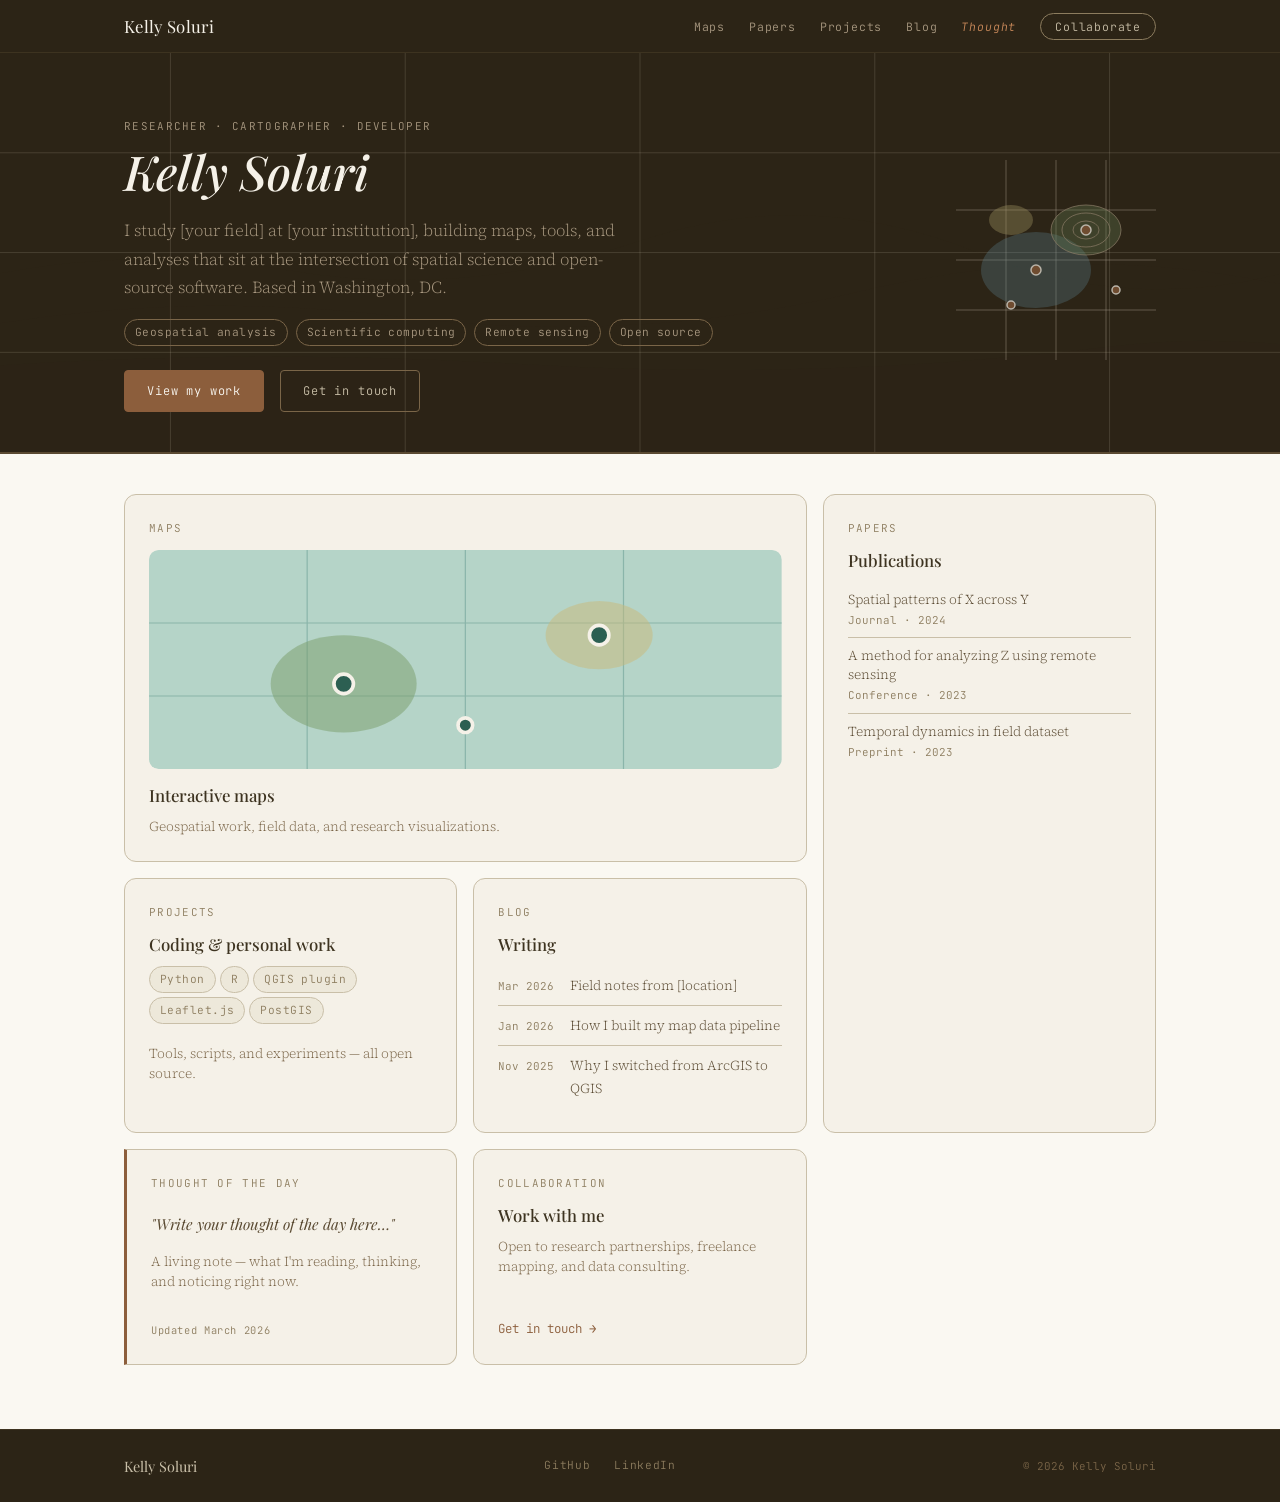
<file: index.html>
<!DOCTYPE html>
<html lang="en">
<head>
  <meta charset="UTF-8">
  <meta name="viewport" content="width=device-width, initial-scale=1.0">
  <meta name="description" content="Kelly Soluri">
  <title>Kelly Soluri</title>

  <!-- Palette & design system -->
  <link rel="stylesheet" href="assets/css/palette.css">
  <!-- Page-specific styles -->
  <link rel="stylesheet" href="assets/css/main.css">
</head>
<body>

  <!-- =====================================================
       NAVIGATION
  ====================================================== -->
  <header class="site-nav">
    <div class="container nav-inner">
      <a href="/" class="nav-logo">Kelly Soluri</a>
      <nav aria-label="Main navigation">
        <ul class="nav-links">
          <li><a href="pages/maps.html">Maps</a></li>
          <li><a href="pages/papers.html">Papers</a></li>
          <li><a href="pages/projects.html">Projects</a></li>
          <li><a href="pages/blog.html">Blog</a></li>
          <li><a href="pages/thought.html" class="nav-thought">Thought</a></li>
          <li><a href="pages/collab.html" class="nav-cta">Collaborate</a></li>
        </ul>
      </nav>
      <button class="nav-toggle" aria-label="Toggle menu" aria-expanded="false">
        <span></span><span></span><span></span>
      </button>
    </div>
  </header>

  <main>

    <!-- ===================================================
         HERO
    ==================================================== -->
    <section class="hero">
      <!-- Decorative contour lines (pure CSS / SVG) -->
      <svg class="hero-contours" viewBox="0 0 1200 340" preserveAspectRatio="xMidYMid slice" aria-hidden="true">
        <path d="M0 200 Q150 160 300 185 Q450 210 600 160 Q750 110 900 175 Q1050 230 1200 170 L1200 340 L0 340Z" fill="#2c2416" opacity="0.25"/>
        <path d="M0 240 Q200 200 400 225 Q600 250 800 200 Q1000 155 1200 210 L1200 340 L0 340Z" fill="#2c2416" opacity="0.18"/>
        <path d="M0 270 Q250 250 500 265 Q750 280 1000 250 Q1100 238 1200 255 L1200 340 L0 340Z" fill="#2c2416" opacity="0.10"/>
        <!-- Graticule grid lines -->
        <line x1="0" y1="85"  x2="1200" y2="85"  stroke="#c9bfa8" stroke-width="0.5" opacity="0.3"/>
        <line x1="0" y1="170" x2="1200" y2="170" stroke="#c9bfa8" stroke-width="0.5" opacity="0.3"/>
        <line x1="0" y1="255" x2="1200" y2="255" stroke="#c9bfa8" stroke-width="0.5" opacity="0.3"/>
        <line x1="200"  y1="0" x2="200"  y2="340" stroke="#c9bfa8" stroke-width="0.5" opacity="0.3"/>
        <line x1="400"  y1="0" x2="400"  y2="340" stroke="#c9bfa8" stroke-width="0.5" opacity="0.3"/>
        <line x1="600"  y1="0" x2="600"  y2="340" stroke="#c9bfa8" stroke-width="0.5" opacity="0.3"/>
        <line x1="800"  y1="0" x2="800"  y2="340" stroke="#c9bfa8" stroke-width="0.5" opacity="0.3"/>
        <line x1="1000" y1="0" x2="1000" y2="340" stroke="#c9bfa8" stroke-width="0.5" opacity="0.3"/>
      </svg>

      <div class="container hero-inner">
        <div class="hero-text">
          <p class="text-eyebrow hero-eyebrow">Researcher · Cartographer · Developer</p>
          <h1 class="hero-name">Kelly Soluri</h1>
          <p class="hero-bio">
            I study [your field] at [your institution], building maps, tools,
            and analyses that sit at the intersection of spatial science and
            open-source software. Based in Washington, DC.
          </p>
          <div class="hero-tags">
            <span class="tag-pill">Geospatial analysis</span>
            <span class="tag-pill">Scientific computing</span>
            <span class="tag-pill">Remote sensing</span>
            <span class="tag-pill">Open source</span>
          </div>
          <div class="hero-actions">
            <a href="pages/papers.html" class="btn btn-primary">View my work</a>
            <a href="pages/collab.html" class="btn btn-ghost">Get in touch</a>
          </div>
        </div>

        <!-- Mini map pin cluster — decorative -->
        <div class="hero-map-cluster" aria-hidden="true">
          <svg viewBox="0 0 200 200" fill="none">
            <!-- Subtle grid -->
            <line x1="0" y1="50"  x2="200" y2="50"  stroke="#c9bfa8" stroke-width="0.5"/>
            <line x1="0" y1="100" x2="200" y2="100" stroke="#c9bfa8" stroke-width="0.5"/>
            <line x1="0" y1="150" x2="200" y2="150" stroke="#c9bfa8" stroke-width="0.5"/>
            <line x1="50"  y1="0" x2="50"  y2="200" stroke="#c9bfa8" stroke-width="0.5"/>
            <line x1="100" y1="0" x2="100" y2="200" stroke="#c9bfa8" stroke-width="0.5"/>
            <line x1="150" y1="0" x2="150" y2="200" stroke="#c9bfa8" stroke-width="0.5"/>
            <!-- Terrain fills -->
            <ellipse cx="80"  cy="110" rx="55" ry="38" fill="#6a9fb5" opacity="0.35"/>
            <ellipse cx="130" cy="70"  rx="35" ry="25" fill="#7a9e6b" opacity="0.35"/>
            <ellipse cx="55"  cy="60"  rx="22" ry="15" fill="#c9b97a" opacity="0.40"/>
            <!-- Contour rings -->
            <ellipse cx="130" cy="70" rx="35" ry="25" fill="none" stroke="#a89880" stroke-width="0.8"/>
            <ellipse cx="130" cy="70" rx="24" ry="17" fill="none" stroke="#a89880" stroke-width="0.8"/>
            <ellipse cx="130" cy="70" rx="13" ry="9"  fill="none" stroke="#a89880" stroke-width="0.8"/>
            <!-- Map pins -->
            <circle cx="80"  cy="110" r="5" fill="#8c5e3c" stroke="#f5f1e8" stroke-width="1.5"/>
            <circle cx="130" cy="70"  r="5" fill="#8c5e3c" stroke="#f5f1e8" stroke-width="1.5"/>
            <circle cx="55"  cy="145" r="4" fill="#8c5e3c" stroke="#f5f1e8" stroke-width="1.5"/>
            <circle cx="160" cy="130" r="4" fill="#8c5e3c" stroke="#f5f1e8" stroke-width="1.5"/>
          </svg>
        </div>
      </div>
    </section>

    <!-- ===================================================
         SECTION GRID (bento-style)
    ==================================================== -->
    <section class="section-grid container">

      <!-- Maps -->
      <a href="pages/maps.html" class="grid-card grid-card--maps">
        <span class="text-eyebrow card-label">Maps</span>
        <div class="card-map-preview" aria-hidden="true">
          <svg viewBox="0 0 260 90" fill="none">
            <rect width="260" height="90" fill="#b5d4c8" rx="4"/>
            <line x1="0" y1="30" x2="260" y2="30" stroke="#8ab5aa" stroke-width="0.5"/>
            <line x1="0" y1="60" x2="260" y2="60" stroke="#8ab5aa" stroke-width="0.5"/>
            <line x1="65"  y1="0" x2="65"  y2="90" stroke="#8ab5aa" stroke-width="0.5"/>
            <line x1="130" y1="0" x2="130" y2="90" stroke="#8ab5aa" stroke-width="0.5"/>
            <line x1="195" y1="0" x2="195" y2="90" stroke="#8ab5aa" stroke-width="0.5"/>
            <ellipse cx="80"  cy="55" rx="30" ry="20" fill="#7a9e6b" opacity="0.5"/>
            <ellipse cx="185" cy="35" rx="22" ry="14" fill="#c9b97a" opacity="0.5"/>
            <circle cx="80"  cy="55" r="4" fill="#2c5f52" stroke="#f5f1e8" stroke-width="1.5"/>
            <circle cx="185" cy="35" r="4" fill="#2c5f52" stroke="#f5f1e8" stroke-width="1.5"/>
            <circle cx="130" cy="72" r="3" fill="#2c5f52" stroke="#f5f1e8" stroke-width="1.5"/>
          </svg>
        </div>
        <h3 class="card-title">Interactive maps</h3>
        <p class="card-sub">Geospatial work, field data, and research visualizations.</p>
      </a>

      <!-- Papers -->
      <a href="pages/papers.html" class="grid-card grid-card--papers">
        <span class="text-eyebrow card-label">Papers</span>
        <h3 class="card-title">Publications</h3>
        <ul class="paper-list">
          <li>
            <span class="paper-title">Spatial patterns of X across Y</span>
            <span class="paper-meta">Journal · 2024</span>
          </li>
          <li>
            <span class="paper-title">A method for analyzing Z using remote sensing</span>
            <span class="paper-meta">Conference · 2023</span>
          </li>
          <li>
            <span class="paper-title">Temporal dynamics in field dataset</span>
            <span class="paper-meta">Preprint · 2023</span>
          </li>
        </ul>
      </a>

      <!-- Projects -->
      <a href="pages/projects.html" class="grid-card grid-card--projects">
        <span class="text-eyebrow card-label">Projects</span>
        <h3 class="card-title">Coding & personal work</h3>
        <div class="project-chips">
          <span class="tag-pill">Python</span>
          <span class="tag-pill">R</span>
          <span class="tag-pill">QGIS plugin</span>
          <span class="tag-pill">Leaflet.js</span>
          <span class="tag-pill">PostGIS</span>
        </div>
        <p class="card-sub" style="margin-top: 12px;">Tools, scripts, and experiments — all open source.</p>
      </a>

      <!-- Blog -->
      <a href="pages/blog.html" class="grid-card grid-card--blog">
        <span class="text-eyebrow card-label">Blog</span>
        <h3 class="card-title">Writing</h3>
        <ul class="blog-list">
          <li>
            <span class="blog-date">Mar 2026</span>
            <span class="blog-title-text">Field notes from [location]</span>
          </li>
          <li>
            <span class="blog-date">Jan 2026</span>
            <span class="blog-title-text">How I built my map data pipeline</span>
          </li>
          <li>
            <span class="blog-date">Nov 2025</span>
            <span class="blog-title-text">Why I switched from ArcGIS to QGIS</span>
          </li>
        </ul>
      </a>

      <!-- Thought of the day -->
      <a href="pages/thought.html" class="grid-card grid-card--thought">
        <span class="text-eyebrow card-label">Thought of the day</span>
        <div class="thought-preview-quote">"Write your thought of the day here…"</div>
        <p class="card-sub">A living note — what I'm reading, thinking, and noticing right now.</p>
        <span class="thought-update-date">Updated March 2026</span>
      </a>

      <!-- Collaboration -->
      <a href="pages/collab.html" class="grid-card grid-card--collab">
        <span class="text-eyebrow card-label">Collaboration</span>
        <h3 class="card-title">Work with me</h3>
        <p class="card-sub">Open to research partnerships, freelance mapping, and data consulting.</p>
        <span class="collab-cta">Get in touch →</span>
      </a>

    </section>

  </main>

  <!-- =====================================================
       FOOTER
  ====================================================== -->
  <footer class="site-footer">
    <div class="container footer-inner">
      <span class="footer-name">Kelly Soluri</span>
      <nav class="footer-links" aria-label="External profiles">
        <a href="https://github.com/ksoluri" target="_blank" rel="noopener">GitHub</a>
        <a href="https://www.linkedin.com/in/kelly-soluri/" target="_blank" rel="noopener">LinkedIn</a>
      </nav>
      <span class="footer-copy">&copy; 2026 Kelly Soluri</span>
    </div>
  </footer>

  <script src="assets/js/main.js"></script>
</body>
</html>
</file>
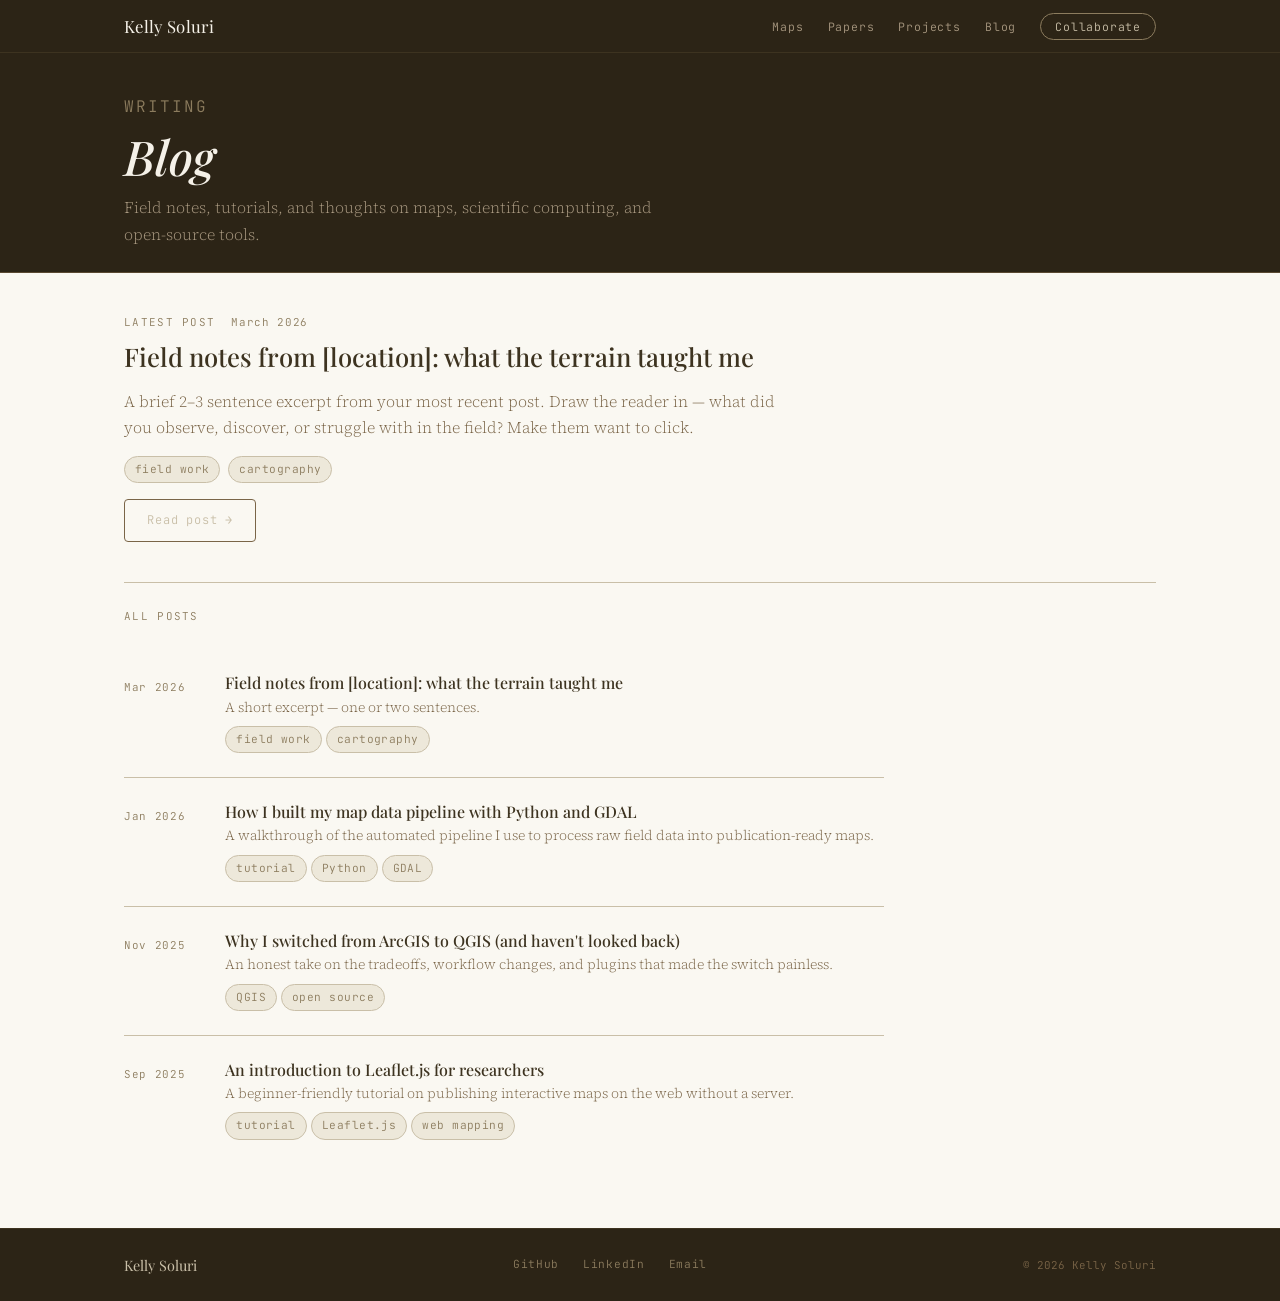
<file: pages/blog.html>
<!DOCTYPE html>
<html lang="en">
<head>
  <meta charset="UTF-8">
  <meta name="viewport" content="width=device-width, initial-scale=1.0">
  <meta name="description" content="Kelly Soluri — writing on maps, fieldwork, and scientific computing.">
  <title>Blog — Kelly Soluri</title>
  <link rel="stylesheet" href="../assets/css/palette.css">
  <link rel="stylesheet" href="../assets/css/main.css">
  <link rel="stylesheet" href="../assets/css/blog.css">
</head>
<body>

  <header class="site-nav">
    <div class="container nav-inner">
      <a href="../index.html" class="nav-logo">Kelly Soluri</a>
      <nav aria-label="Main navigation">
        <ul class="nav-links">
          <li><a href="maps.html">Maps</a></li>
          <li><a href="papers.html">Papers</a></li>
          <li><a href="projects.html">Projects</a></li>
          <li><a href="blog.html" aria-current="page">Blog</a></li>
          <li><a href="collab.html" class="nav-cta">Collaborate</a></li>
        </ul>
      </nav>
    </div>
  </header>

  <main>
    <div class="page-header">
      <div class="container">
        <p class="text-eyebrow" style="color: var(--c-ink-400); margin-bottom: 8px;">Writing</p>
        <h1>Blog</h1>
        <p>Field notes, tutorials, and thoughts on maps, scientific computing, and open-source tools.</p>
      </div>
    </div>

    <div class="container blog-layout">

      <!-- Featured post -->
      <article class="blog-featured">
        <div class="blog-featured-meta">
          <span class="text-eyebrow">Latest post</span>
          <span class="blog-date-badge">March 2026</span>
        </div>
        <h2 class="blog-featured-title">
          <a href="blog-post.html">Field notes from [location]: what the terrain taught me</a>
        </h2>
        <p class="blog-featured-excerpt">
          A brief 2–3 sentence excerpt from your most recent post. Draw the reader in — 
          what did you observe, discover, or struggle with in the field? Make them want to click.
        </p>
        <div class="blog-featured-tags">
          <span class="tag-pill">field work</span>
          <span class="tag-pill">cartography</span>
        </div>
        <a href="blog-post.html" class="btn btn-ghost" style="margin-top: 16px; display: inline-block;">Read post →</a>
      </article>

      <hr class="divider">

      <!-- Post list -->
      <section class="blog-list-section">
        <p class="text-eyebrow" style="margin-bottom: var(--space-lg);">All posts</p>

        <ul class="blog-post-list">

          <li class="blog-post-item">
            <div class="blog-post-date">Mar 2026</div>
            <div class="blog-post-body">
              <h3 class="blog-post-title"><a href="blog-post.html">Field notes from [location]: what the terrain taught me</a></h3>
              <p class="blog-post-excerpt">A short excerpt — one or two sentences.</p>
              <div class="blog-post-tags">
                <span class="tag-pill">field work</span>
                <span class="tag-pill">cartography</span>
              </div>
            </div>
          </li>

          <li class="blog-post-item">
            <div class="blog-post-date">Jan 2026</div>
            <div class="blog-post-body">
              <h3 class="blog-post-title"><a href="#">How I built my map data pipeline with Python and GDAL</a></h3>
              <p class="blog-post-excerpt">A walkthrough of the automated pipeline I use to process raw field data into publication-ready maps.</p>
              <div class="blog-post-tags">
                <span class="tag-pill">tutorial</span>
                <span class="tag-pill">Python</span>
                <span class="tag-pill">GDAL</span>
              </div>
            </div>
          </li>

          <li class="blog-post-item">
            <div class="blog-post-date">Nov 2025</div>
            <div class="blog-post-body">
              <h3 class="blog-post-title"><a href="#">Why I switched from ArcGIS to QGIS (and haven't looked back)</a></h3>
              <p class="blog-post-excerpt">An honest take on the tradeoffs, workflow changes, and plugins that made the switch painless.</p>
              <div class="blog-post-tags">
                <span class="tag-pill">QGIS</span>
                <span class="tag-pill">open source</span>
              </div>
            </div>
          </li>

          <li class="blog-post-item">
            <div class="blog-post-date">Sep 2025</div>
            <div class="blog-post-body">
              <h3 class="blog-post-title"><a href="#">An introduction to Leaflet.js for researchers</a></h3>
              <p class="blog-post-excerpt">A beginner-friendly tutorial on publishing interactive maps on the web without a server.</p>
              <div class="blog-post-tags">
                <span class="tag-pill">tutorial</span>
                <span class="tag-pill">Leaflet.js</span>
                <span class="tag-pill">web mapping</span>
              </div>
            </div>
          </li>

        </ul>
      </section>

    </div>
  </main>

  <footer class="site-footer">
    <div class="container footer-inner">
      <span class="footer-name">Kelly Soluri</span>
      <nav class="footer-links">
        <a href="https://github.com/ksoluri" target="_blank" rel="noopener">GitHub</a>
        <a href="https://www.linkedin.com/in/kelly-soluri/" target="_blank" rel="noopener">LinkedIn</a>
        <a href="mailto:kellysoluri@gmail.com">Email</a>
      </nav>
      <span class="footer-copy">&copy; 2026 Kelly Soluri</span>
    </div>
  </footer>

</body>
</html>
</file>
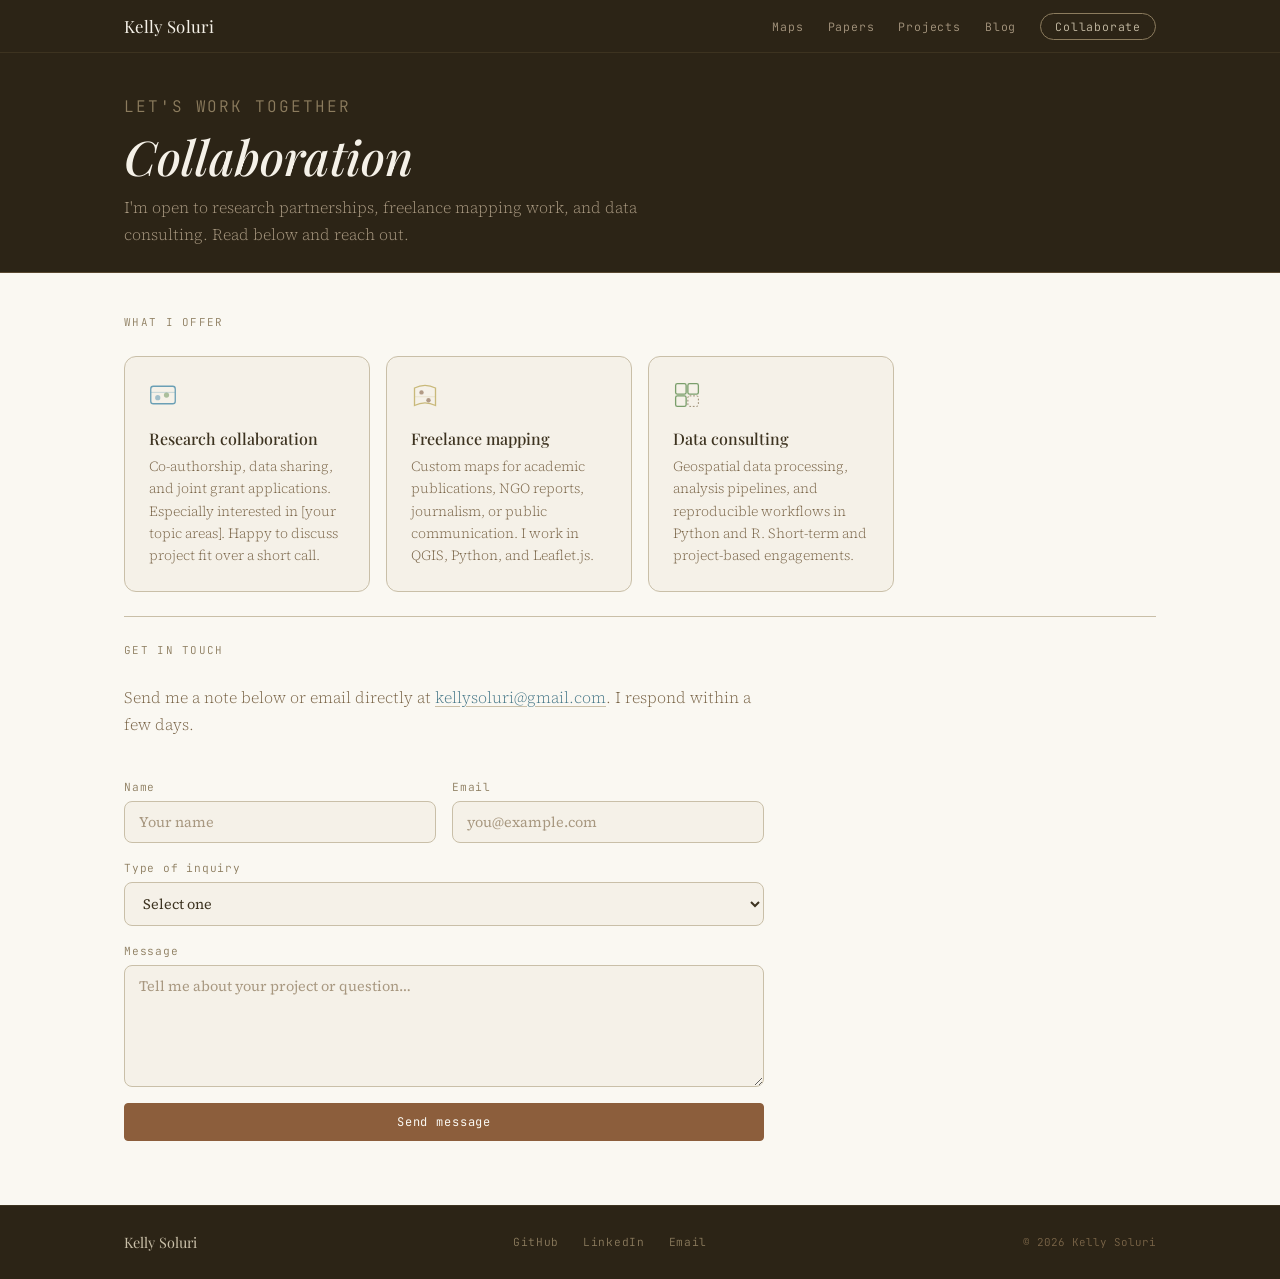
<file: pages/collab.html>
<!DOCTYPE html>
<html lang="en">
<head>
  <meta charset="UTF-8">
  <meta name="viewport" content="width=device-width, initial-scale=1.0">
  <meta name="description" content="Collaborate with Kelly Soluri — research partnerships, freelance mapping, and data consulting.">
  <title>Collaborate — Kelly Soluri</title>
  <link rel="stylesheet" href="../assets/css/palette.css">
  <link rel="stylesheet" href="../assets/css/main.css">
  <link rel="stylesheet" href="../assets/css/collab.css">
</head>
<body>

  <header class="site-nav">
    <div class="container nav-inner">
      <a href="../index.html" class="nav-logo">Kelly Soluri</a>
      <nav aria-label="Main navigation">
        <ul class="nav-links">
          <li><a href="maps.html">Maps</a></li>
          <li><a href="papers.html">Papers</a></li>
          <li><a href="projects.html">Projects</a></li>
          <li><a href="blog.html">Blog</a></li>
          <li><a href="collab.html" class="nav-cta" aria-current="page">Collaborate</a></li>
        </ul>
      </nav>
    </div>
  </header>

  <main>
    <div class="page-header">
      <div class="container">
        <p class="text-eyebrow" style="color: var(--c-ink-400); margin-bottom: 8px;">Let's work together</p>
        <h1>Collaboration</h1>
        <p>I'm open to research partnerships, freelance mapping work, and data consulting. Read below and reach out.</p>
      </div>
    </div>

    <div class="container collab-layout">

      <!-- What I offer -->
      <section class="collab-offers">
        <p class="text-eyebrow collab-section-label">What I offer</p>

        <div class="offer-grid">

          <div class="offer-card">
            <div class="offer-icon">
              <svg viewBox="0 0 32 32" fill="none" width="28" height="28">
                <rect x="2" y="6" width="28" height="20" rx="3" stroke="var(--c-terrain-water)" stroke-width="1.5"/>
                <line x1="2" y1="13" x2="30" y2="13" stroke="var(--c-terrain-water)" stroke-width="0.8" opacity="0.5"/>
                <circle cx="10" cy="19" r="3" fill="var(--c-terrain-water)" opacity="0.6"/>
                <circle cx="20" cy="16" r="3" fill="var(--c-terrain-forest)" opacity="0.6"/>
              </svg>
            </div>
            <h3 class="offer-title">Research collaboration</h3>
            <p class="offer-desc">Co-authorship, data sharing, and joint grant applications. Especially interested in [your topic areas]. Happy to discuss project fit over a short call.</p>
          </div>

          <div class="offer-card">
            <div class="offer-icon">
              <svg viewBox="0 0 32 32" fill="none" width="28" height="28">
                <path d="M4 28 L4 8 Q16 2 28 8 L28 28 Q16 22 4 28Z" stroke="var(--c-terrain-lowland)" stroke-width="1.5" fill="none"/>
                <line x1="4" y1="18" x2="28" y2="18" stroke="var(--c-terrain-lowland)" stroke-width="0.6" opacity="0.5"/>
                <circle cx="12" cy="13" r="2.5" fill="var(--c-terrain-highland)" opacity="0.8"/>
                <circle cx="20" cy="22" r="2.5" fill="var(--c-terrain-highland)" opacity="0.8"/>
              </svg>
            </div>
            <h3 class="offer-title">Freelance mapping</h3>
            <p class="offer-desc">Custom maps for academic publications, NGO reports, journalism, or public communication. I work in QGIS, Python, and Leaflet.js.</p>
          </div>

          <div class="offer-card">
            <div class="offer-icon">
              <svg viewBox="0 0 32 32" fill="none" width="28" height="28">
                <rect x="3" y="3" width="12" height="12" rx="2" stroke="var(--c-terrain-forest)" stroke-width="1.5" fill="none"/>
                <rect x="17" y="3" width="12" height="12" rx="2" stroke="var(--c-terrain-forest)" stroke-width="1.5" fill="none"/>
                <rect x="3" y="17" width="12" height="12" rx="2" stroke="var(--c-terrain-forest)" stroke-width="1.5" fill="none"/>
                <rect x="17" y="17" width="12" height="12" rx="2" stroke="var(--c-ink-400)" stroke-width="1" fill="none" stroke-dasharray="2 2"/>
              </svg>
            </div>
            <h3 class="offer-title">Data consulting</h3>
            <p class="offer-desc">Geospatial data processing, analysis pipelines, and reproducible workflows in Python and R. Short-term and project-based engagements.</p>
          </div>

        </div>
      </section>

      <hr class="divider">

      <!-- Contact form -->
      <section class="contact-section">
        <p class="text-eyebrow collab-section-label">Get in touch</p>
        <p class="contact-intro">Send me a note below or email directly at <a href="mailto:kellysoluri@gmail.com">kellysoluri@gmail.com</a>. I respond within a few days.</p>

        <form class="contact-form" action="https://formspree.io/f/mvzwnwob" method="POST">

          <div class="form-row form-row--two">
            <div class="form-group">
              <label class="form-label" for="name">Name</label>
              <input class="form-input" type="text" id="name" name="name" placeholder="Your name" required>
            </div>
            <div class="form-group">
              <label class="form-label" for="email">Email</label>
              <input class="form-input" type="email" id="email" name="email" placeholder="you@example.com" required>
            </div>
          </div>

          <div class="form-group">
            <label class="form-label" for="type">Type of inquiry</label>
            <select class="form-input" id="type" name="type">
              <option value="">Select one</option>
              <option value="research">Research collaboration</option>
              <option value="mapping">Freelance mapping</option>
              <option value="consulting">Data consulting</option>
              <option value="other">Other</option>
            </select>
          </div>

          <div class="form-group">
            <label class="form-label" for="message">Message</label>
            <textarea class="form-input form-textarea" id="message" name="message" rows="5" placeholder="Tell me about your project or question…" required></textarea>
          </div>

          <button class="btn btn-primary" type="submit">Send message</button>
        </form>
      </section>

    </div>
  </main>

  <footer class="site-footer">
    <div class="container footer-inner">
      <span class="footer-name">Kelly Soluri</span>
      <nav class="footer-links">
        <a href="https://github.com/ksoluri" target="_blank" rel="noopener">GitHub</a>
        <a href="https://www.linkedin.com/in/kelly-soluri/" target="_blank" rel="noopener">LinkedIn</a>
        <a href="mailto:kellysoluri@gmail.com">Email</a>
      </nav>
      <span class="footer-copy">&copy; 2026 Kelly Soluri</span>
    </div>
  </footer>

</body>
</html>
</file>
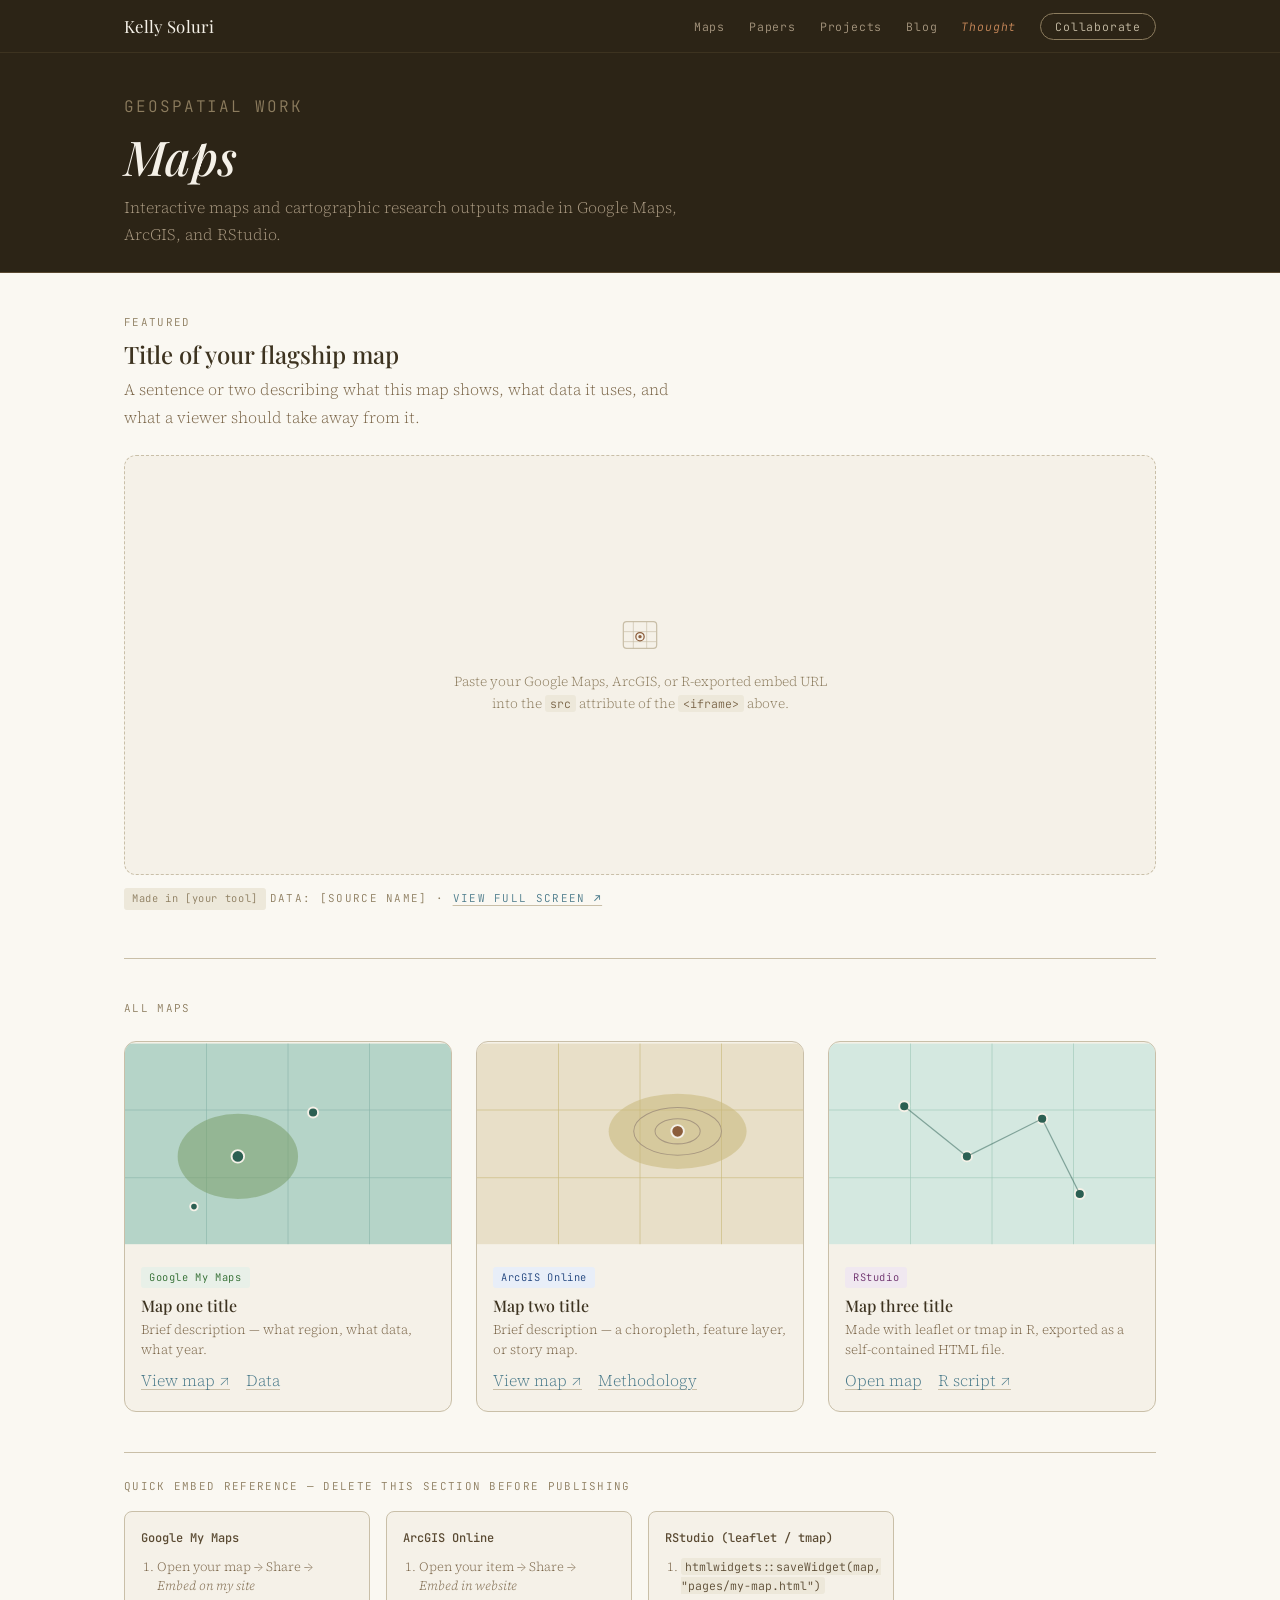
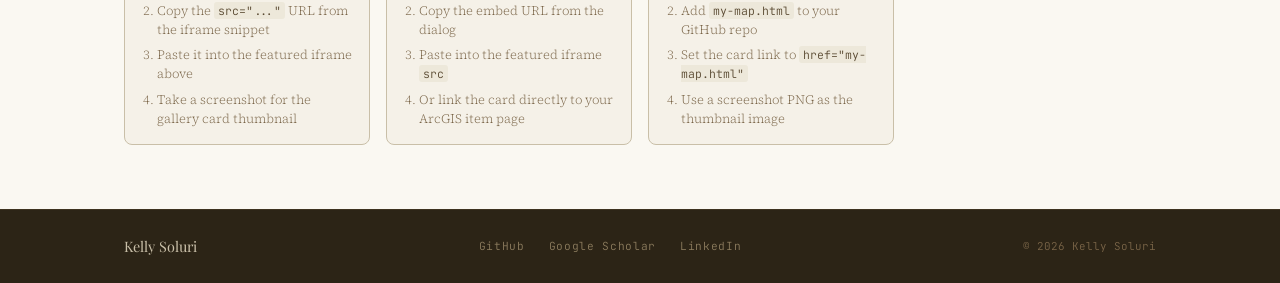
<file: pages/maps.html>
<!DOCTYPE html>
<html lang="en">
<head>
  <meta charset="UTF-8">
  <meta name="viewport" content="width=device-width, initial-scale=1.0">
  <meta name="description" content="Kelly Soluri — interactive maps and geospatial work.">
  <title>Maps — Kelly Soluri</title>
  <link rel="stylesheet" href="../assets/css/palette.css">
  <link rel="stylesheet" href="../assets/css/main.css">
  <link rel="stylesheet" href="../assets/css/maps.css">
  <!-- No Leaflet dependency — maps embedded via iframe or linked as standalone HTML -->
</head>
<body>

  <header class="site-nav">
    <div class="container nav-inner">
      <a href="../index.html" class="nav-logo">Kelly Soluri</a>
      <nav aria-label="Main navigation">
        <ul class="nav-links">
          <li><a href="maps.html" aria-current="page">Maps</a></li>
          <li><a href="papers.html">Papers</a></li>
          <li><a href="projects.html">Projects</a></li>
          <li><a href="blog.html">Blog</a></li>
          <li><a href="thought.html" class="nav-thought">Thought</a></li>
          <li><a href="collab.html" class="nav-cta">Collaborate</a></li>
        </ul>
      </nav>
    </div>
  </header>

  <main>
    <div class="page-header">
      <div class="container">
        <p class="text-eyebrow" style="color: var(--c-ink-400); margin-bottom: 8px;">Geospatial work</p>
        <h1>Maps</h1>
        <p>Interactive maps and cartographic research outputs made in Google Maps, ArcGIS, and RStudio.</p>
      </div>
    </div>

    <div class="container maps-layout">

      <!-- =====================================================
           FEATURED MAP
           HOW TO EMBED — pick one method:

           METHOD 1 — Google My Maps:
             Share your map → "Embed on my site" → copy the iframe src URL
             Paste that URL into the iframe src below.

           METHOD 2 — ArcGIS Online:
             Open your item → Share → "Embed in website" → copy the embed URL
             Paste into the iframe src below.

           METHOD 3 — R (leaflet or tmap exported HTML):
             Run: htmlwidgets::saveWidget(your_map, "pages/my-map.html")
             Then swap the iframe for a screenshot + link button instead.
      ====================================================== -->
      <section class="map-featured">
        <p class="text-eyebrow map-section-label">Featured</p>
        <h2 class="map-featured-title">Title of your flagship map</h2>
        <p class="map-featured-desc">
          A sentence or two describing what this map shows, what data it uses,
          and what a viewer should take away from it.
        </p>

        <!--
          PASTE YOUR EMBED URL INTO src BELOW.
          Google My Maps:  src="https://www.google.com/maps/d/embed?mid=YOUR_MAP_ID"
          ArcGIS Online:   src="https://www.arcgis.com/apps/Embed/index.html?webmap=YOUR_ID"
          Leave src="about:blank" to show the placeholder until you're ready.
        -->
        <iframe
          class="map-embed"
          src="about:blank"
          data-placeholder="true"
          allowfullscreen
          loading="lazy"
          referrerpolicy="no-referrer-when-downgrade"
          title="Interactive map"
          aria-label="Interactive map">
        </iframe>

        <!-- Placeholder shown while src is still about:blank -->
        <div class="map-embed-placeholder" id="map-placeholder">
          <div class="map-placeholder-inner">
            <svg viewBox="0 0 48 48" fill="none" width="40" height="40" aria-hidden="true">
              <rect x="4" y="8" width="40" height="32" rx="4" stroke="var(--c-parchment-400)" stroke-width="1.5"/>
              <line x1="4"  y1="20" x2="44" y2="20" stroke="var(--c-parchment-400)" stroke-width="0.8"/>
              <line x1="4"  y1="32" x2="44" y2="32" stroke="var(--c-parchment-400)" stroke-width="0.8"/>
              <line x1="16" y1="8"  x2="16" y2="40" stroke="var(--c-parchment-400)" stroke-width="0.8"/>
              <line x1="32" y1="8"  x2="32" y2="40" stroke="var(--c-parchment-400)" stroke-width="0.8"/>
              <circle cx="24" cy="26" r="5" fill="none" stroke="var(--c-accent)" stroke-width="1.5"/>
              <circle cx="24" cy="26" r="2" fill="var(--c-accent)"/>
            </svg>
            <p class="map-placeholder-text">
              Paste your Google Maps, ArcGIS, or R-exported embed URL<br>
              into the <code>src</code> attribute of the <code>&lt;iframe&gt;</code> above.
            </p>
          </div>
        </div>

        <div class="map-meta">
          <span class="map-tool-badge map-tool-badge--placeholder">Made in [your tool]</span>
          <span class="text-eyebrow">
            Data: [Source name] &middot;
            <a href="#" target="_blank" rel="noopener">View full screen ↗</a>
          </span>
        </div>
      </section>

      <hr class="divider">

      <!-- MAP GALLERY ======================================== -->
      <section class="map-gallery-section">
        <p class="text-eyebrow map-section-label">All maps</p>

        <div class="map-gallery">

          <!-- CARD 1 — Google Maps example -->
          <article class="map-thumb-card">
            <div class="map-thumb">
              <!--
                Replace SVG with a real screenshot once you have one:
                <img src="../assets/img/map-one-thumb.png" alt="Map showing [description]">
              -->
              <div class="map-thumb-placeholder">
                <svg viewBox="0 0 260 160" fill="none">
                  <rect width="260" height="160" fill="#b5d4c8"/>
                  <line x1="0" y1="53"  x2="260" y2="53"  stroke="#8ab5aa" stroke-width="0.5"/>
                  <line x1="0" y1="107" x2="260" y2="107" stroke="#8ab5aa" stroke-width="0.5"/>
                  <line x1="65"  y1="0" x2="65"  y2="160" stroke="#8ab5aa" stroke-width="0.5"/>
                  <line x1="130" y1="0" x2="130" y2="160" stroke="#8ab5aa" stroke-width="0.5"/>
                  <line x1="195" y1="0" x2="195" y2="160" stroke="#8ab5aa" stroke-width="0.5"/>
                  <ellipse cx="90" cy="90" rx="48" ry="34" fill="#7a9e6b" opacity="0.55"/>
                  <circle cx="90"  cy="90"  r="5" fill="#2c5f52" stroke="#f5f1e8" stroke-width="1.5"/>
                  <circle cx="150" cy="55"  r="4" fill="#2c5f52" stroke="#f5f1e8" stroke-width="1.5"/>
                  <circle cx="55"  cy="130" r="3" fill="#2c5f52" stroke="#f5f1e8" stroke-width="1.5"/>
                </svg>
              </div>
            </div>
            <div class="map-thumb-info">
              <span class="map-tool-badge map-tool-badge--google">Google My Maps</span>
              <h3 class="map-thumb-title">Map one title</h3>
              <p class="map-thumb-desc">Brief description — what region, what data, what year.</p>
              <div class="map-thumb-links">
                <a href="#" class="paper-link" target="_blank" rel="noopener">View map ↗</a>
                <a href="#" class="paper-link">Data</a>
              </div>
            </div>
          </article>

          <!-- CARD 2 — ArcGIS example -->
          <article class="map-thumb-card">
            <div class="map-thumb">
              <div class="map-thumb-placeholder">
                <svg viewBox="0 0 260 160" fill="none">
                  <rect width="260" height="160" fill="#e8dfc8"/>
                  <line x1="0" y1="53"  x2="260" y2="53"  stroke="#c9b97a" stroke-width="0.5"/>
                  <line x1="0" y1="107" x2="260" y2="107" stroke="#c9b97a" stroke-width="0.5"/>
                  <line x1="65"  y1="0" x2="65"  y2="160" stroke="#c9b97a" stroke-width="0.5"/>
                  <line x1="130" y1="0" x2="130" y2="160" stroke="#c9b97a" stroke-width="0.5"/>
                  <line x1="195" y1="0" x2="195" y2="160" stroke="#c9b97a" stroke-width="0.5"/>
                  <ellipse cx="160" cy="70" rx="55" ry="30" fill="#c9b97a" opacity="0.55"/>
                  <ellipse cx="160" cy="70" rx="35" ry="19" fill="none" stroke="#a89880" stroke-width="0.8"/>
                  <ellipse cx="160" cy="70" rx="18" ry="10" fill="none" stroke="#a89880" stroke-width="0.8"/>
                  <circle cx="160" cy="70" r="5" fill="#8c5e3c" stroke="#f5f1e8" stroke-width="1.5"/>
                </svg>
              </div>
            </div>
            <div class="map-thumb-info">
              <span class="map-tool-badge map-tool-badge--arcgis">ArcGIS Online</span>
              <h3 class="map-thumb-title">Map two title</h3>
              <p class="map-thumb-desc">Brief description — a choropleth, feature layer, or story map.</p>
              <div class="map-thumb-links">
                <a href="#" class="paper-link" target="_blank" rel="noopener">View map ↗</a>
                <a href="#" class="paper-link">Methodology</a>
              </div>
            </div>
          </article>

          <!-- CARD 3 — RStudio example -->
          <article class="map-thumb-card">
            <div class="map-thumb">
              <div class="map-thumb-placeholder">
                <svg viewBox="0 0 260 160" fill="none">
                  <rect width="260" height="160" fill="#d4e8e0"/>
                  <line x1="0" y1="53"  x2="260" y2="53"  stroke="#9fc8b8" stroke-width="0.5"/>
                  <line x1="0" y1="107" x2="260" y2="107" stroke="#9fc8b8" stroke-width="0.5"/>
                  <line x1="65"  y1="0" x2="65"  y2="160" stroke="#9fc8b8" stroke-width="0.5"/>
                  <line x1="130" y1="0" x2="130" y2="160" stroke="#9fc8b8" stroke-width="0.5"/>
                  <line x1="195" y1="0" x2="195" y2="160" stroke="#9fc8b8" stroke-width="0.5"/>
                  <circle cx="60"  cy="50"  r="4" fill="#2c5f52" stroke="#f5f1e8" stroke-width="1.5"/>
                  <circle cx="110" cy="90"  r="4" fill="#2c5f52" stroke="#f5f1e8" stroke-width="1.5"/>
                  <circle cx="170" cy="60"  r="4" fill="#2c5f52" stroke="#f5f1e8" stroke-width="1.5"/>
                  <circle cx="200" cy="120" r="4" fill="#2c5f52" stroke="#f5f1e8" stroke-width="1.5"/>
                  <line x1="60"  y1="50"  x2="110" y2="90"  stroke="#2c5f52" stroke-width="1" opacity="0.5"/>
                  <line x1="110" y1="90"  x2="170" y2="60"  stroke="#2c5f52" stroke-width="1" opacity="0.5"/>
                  <line x1="170" y1="60"  x2="200" y2="120" stroke="#2c5f52" stroke-width="1" opacity="0.5"/>
                </svg>
              </div>
            </div>
            <div class="map-thumb-info">
              <span class="map-tool-badge map-tool-badge--r">RStudio</span>
              <h3 class="map-thumb-title">Map three title</h3>
              <p class="map-thumb-desc">Made with leaflet or tmap in R, exported as a self-contained HTML file.</p>
              <div class="map-thumb-links">
                <!--
                  Save your R map as pages/my-r-map.html and link directly:
                  href="my-r-map.html"
                -->
                <a href="#" class="paper-link">Open map</a>
                <a href="#" class="paper-link">R script ↗</a>
              </div>
            </div>
          </article>

        </div>
      </section>

      <!-- QUICK REFERENCE — delete before publishing ========= -->
      <section class="map-howto">
        <hr class="divider">
        <p class="text-eyebrow" style="margin-bottom: 12px;">Quick embed reference — delete this section before publishing</p>
        <div class="howto-grid">
          <div class="howto-card">
            <p class="howto-title">Google My Maps</p>
            <ol class="howto-steps">
              <li>Open your map → Share → <em>Embed on my site</em></li>
              <li>Copy the <code>src="..."</code> URL from the iframe snippet</li>
              <li>Paste it into the featured iframe above</li>
              <li>Take a screenshot for the gallery card thumbnail</li>
            </ol>
          </div>
          <div class="howto-card">
            <p class="howto-title">ArcGIS Online</p>
            <ol class="howto-steps">
              <li>Open your item → Share → <em>Embed in website</em></li>
              <li>Copy the embed URL from the dialog</li>
              <li>Paste into the featured iframe <code>src</code></li>
              <li>Or link the card directly to your ArcGIS item page</li>
            </ol>
          </div>
          <div class="howto-card">
            <p class="howto-title">RStudio (leaflet / tmap)</p>
            <ol class="howto-steps">
              <li><code>htmlwidgets::saveWidget(map, "pages/my-map.html")</code></li>
              <li>Add <code>my-map.html</code> to your GitHub repo</li>
              <li>Set the card link to <code>href="my-map.html"</code></li>
              <li>Use a screenshot PNG as the thumbnail image</li>
            </ol>
          </div>
        </div>
      </section>

    </div>
  </main>

  <footer class="site-footer">
    <div class="container footer-inner">
      <span class="footer-name">Kelly Soluri</span>
      <nav class="footer-links">
        <a href="https://github.com/ksoluri" target="_blank" rel="noopener">GitHub</a>
        <a href="https://scholar.google.com" target="_blank" rel="noopener">Google Scholar</a>
        <a href="https://www.linkedin.com/in/kelly-soluri/" target="_blank" rel="noopener">LinkedIn</a>
      </nav>
      <span class="footer-copy">&copy; 2026 Kelly Soluri</span>
    </div>
  </footer>

  <script>
    /* Hide iframe and show placeholder until a real src is pasted in */
    const iframe = document.querySelector('.map-embed');
    const placeholder = document.getElementById('map-placeholder');
    if (iframe && iframe.dataset.placeholder === 'true') {
      iframe.style.display = 'none';
    } else if (placeholder) {
      placeholder.style.display = 'none';
    }
  </script>

</body>
</html>
</file>
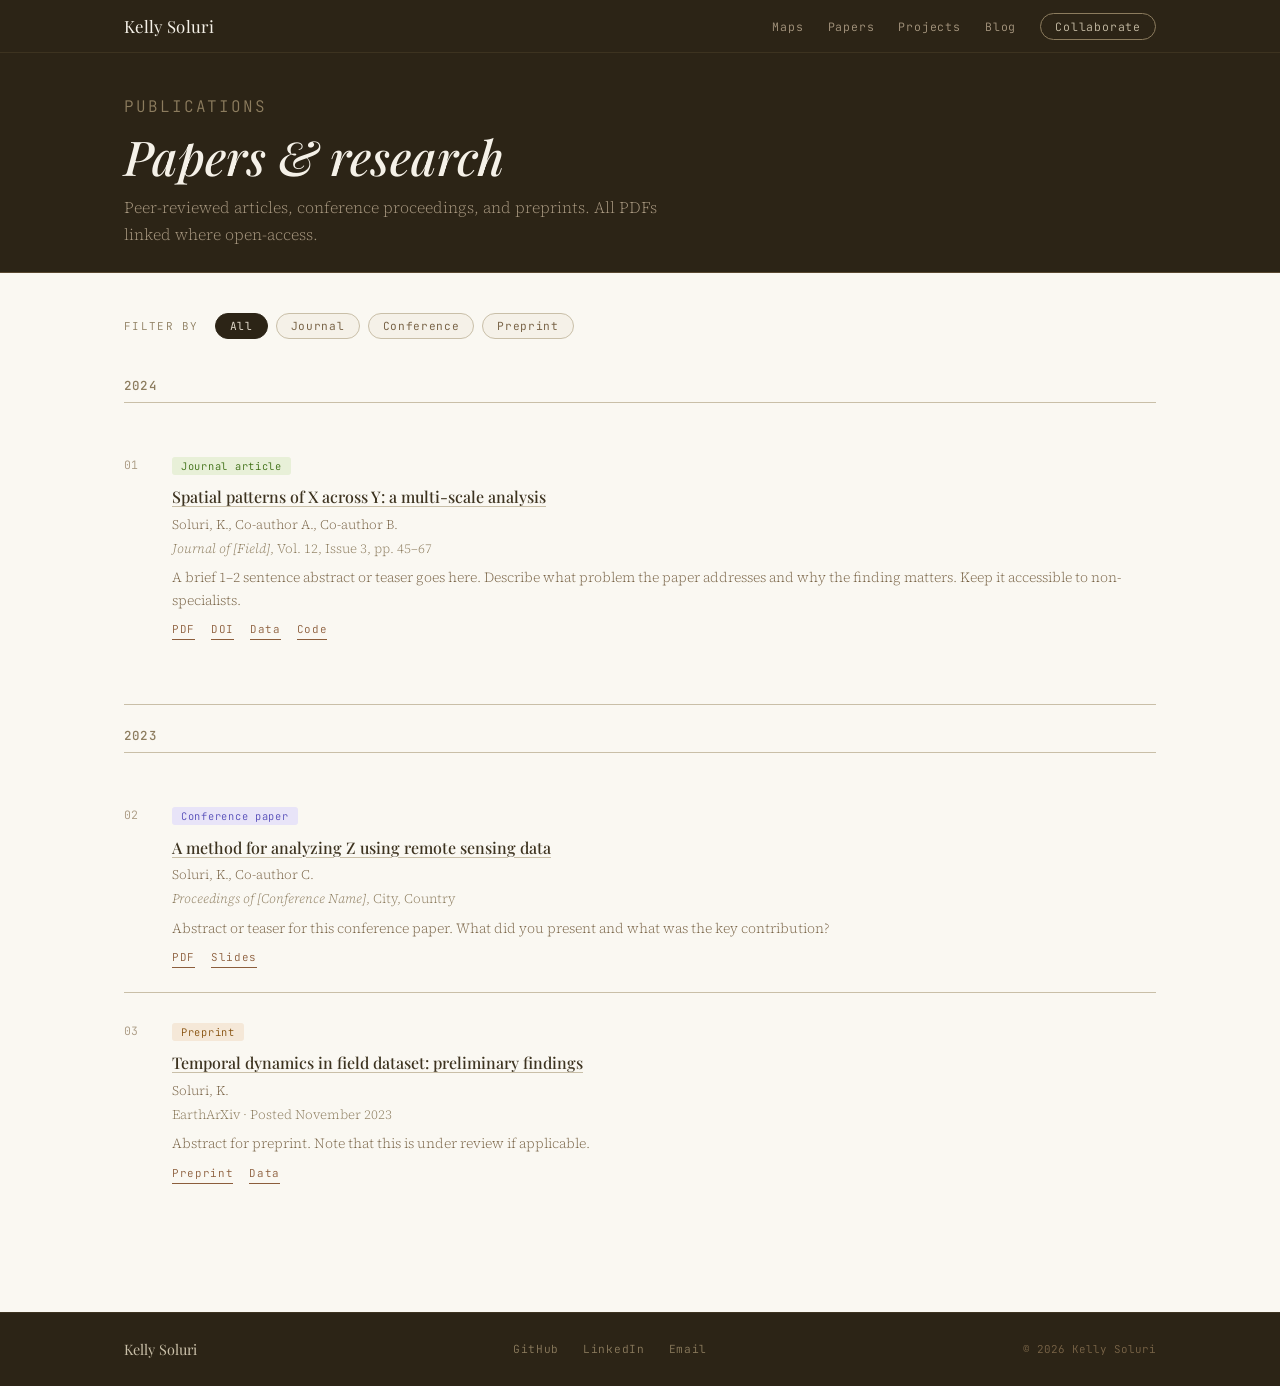
<file: pages/papers.html>
<!DOCTYPE html>
<html lang="en">
<head>
  <meta charset="UTF-8">
  <meta name="viewport" content="width=device-width, initial-scale=1.0">
  <meta name="description" content="Kelly Soluri — scientific papers and publications.">
  <title>Papers — Kelly Soluri</title>
  <link rel="stylesheet" href="../assets/css/palette.css">
  <link rel="stylesheet" href="../assets/css/main.css">
  <link rel="stylesheet" href="../assets/css/papers.css">
</head>
<body>

  <header class="site-nav">
    <div class="container nav-inner">
      <a href="../index.html" class="nav-logo">Kelly Soluri</a>
      <nav aria-label="Main navigation">
        <ul class="nav-links">
          <li><a href="maps.html">Maps</a></li>
          <li><a href="papers.html" aria-current="page">Papers</a></li>
          <li><a href="projects.html">Projects</a></li>
          <li><a href="blog.html">Blog</a></li>
          <li><a href="collab.html" class="nav-cta">Collaborate</a></li>
        </ul>
      </nav>
    </div>
  </header>

  <main>

    <div class="page-header">
      <div class="container">
        <p class="text-eyebrow" style="color: var(--c-ink-400); margin-bottom: 8px;">Publications</p>
        <h1>Papers & research</h1>
        <p>Peer-reviewed articles, conference proceedings, and preprints. All PDFs linked where open-access.</p>
      </div>
    </div>

    <div class="container papers-layout">

      <!-- Filter bar -->
      <div class="filter-bar">
        <span class="text-eyebrow">Filter by</span>
        <div class="filter-pills">
          <button class="filter-pill active" data-filter="all">All</button>
          <button class="filter-pill" data-filter="journal">Journal</button>
          <button class="filter-pill" data-filter="conference">Conference</button>
          <button class="filter-pill" data-filter="preprint">Preprint</button>
        </div>
      </div>

      <!-- Year group -->
      <section class="year-group" data-year="2024">
        <h2 class="year-label">2024</h2>

        <article class="paper-card" data-type="journal">
          <div class="paper-number">01</div>
          <div class="paper-body">
            <div class="paper-badges">
              <span class="paper-badge badge--journal">Journal article</span>
            </div>
            <h3 class="paper-title">
              <a href="#">Spatial patterns of X across Y: a multi-scale analysis</a>
            </h3>
            <p class="paper-authors">Soluri, K., Co-author A., Co-author B.</p>
            <p class="paper-journal"><em>Journal of [Field]</em>, Vol. 12, Issue 3, pp. 45–67</p>
            <p class="paper-abstract">
              A brief 1–2 sentence abstract or teaser goes here. Describe what problem 
              the paper addresses and why the finding matters. Keep it accessible to 
              non-specialists.
            </p>
            <div class="paper-links">
              <a href="#" class="paper-link">PDF</a>
              <a href="#" class="paper-link">DOI</a>
              <a href="#" class="paper-link">Data</a>
              <a href="#" class="paper-link">Code</a>
            </div>
          </div>
        </article>

      </section>

      <hr class="divider">

      <section class="year-group" data-year="2023">
        <h2 class="year-label">2023</h2>

        <article class="paper-card" data-type="conference">
          <div class="paper-number">02</div>
          <div class="paper-body">
            <div class="paper-badges">
              <span class="paper-badge badge--conference">Conference paper</span>
            </div>
            <h3 class="paper-title">
              <a href="#">A method for analyzing Z using remote sensing data</a>
            </h3>
            <p class="paper-authors">Soluri, K., Co-author C.</p>
            <p class="paper-journal"><em>Proceedings of [Conference Name]</em>, City, Country</p>
            <p class="paper-abstract">
              Abstract or teaser for this conference paper. What did you present and 
              what was the key contribution?
            </p>
            <div class="paper-links">
              <a href="#" class="paper-link">PDF</a>
              <a href="#" class="paper-link">Slides</a>
            </div>
          </div>
        </article>

        <article class="paper-card" data-type="preprint">
          <div class="paper-number">03</div>
          <div class="paper-body">
            <div class="paper-badges">
              <span class="paper-badge badge--preprint">Preprint</span>
            </div>
            <h3 class="paper-title">
              <a href="#">Temporal dynamics in field dataset: preliminary findings</a>
            </h3>
            <p class="paper-authors">Soluri, K.</p>
            <p class="paper-journal">EarthArXiv · Posted November 2023</p>
            <p class="paper-abstract">
              Abstract for preprint. Note that this is under review if applicable.
            </p>
            <div class="paper-links">
              <a href="#" class="paper-link">Preprint</a>
              <a href="#" class="paper-link">Data</a>
            </div>
          </div>
        </article>

      </section>

    </div>
  </main>

  <footer class="site-footer">
    <div class="container footer-inner">
      <span class="footer-name">Kelly Soluri</span>
      <nav class="footer-links">
        <a href="https://github.com/ksoluri" target="_blank" rel="noopener">GitHub</a>
        <a href="https://www.linkedin.com/in/kelly-soluri/" target="_blank" rel="noopener">LinkedIn</a>
        <a href="mailto:kellysoluri@gmail.com">Email</a>
      </nav>
      <span class="footer-copy">&copy; 2026 Kelly Soluri</span>
    </div>
  </footer>

  <script>
    /* Simple filter logic */
    const pills = document.querySelectorAll('.filter-pill');
    const papers = document.querySelectorAll('.paper-card');
    pills.forEach(pill => {
      pill.addEventListener('click', () => {
        pills.forEach(p => p.classList.remove('active'));
        pill.classList.add('active');
        const filter = pill.dataset.filter;
        papers.forEach(paper => {
          paper.style.display = (filter === 'all' || paper.dataset.type === filter) ? '' : 'none';
        });
      });
    });
  </script>
</body>
</html>
</file>
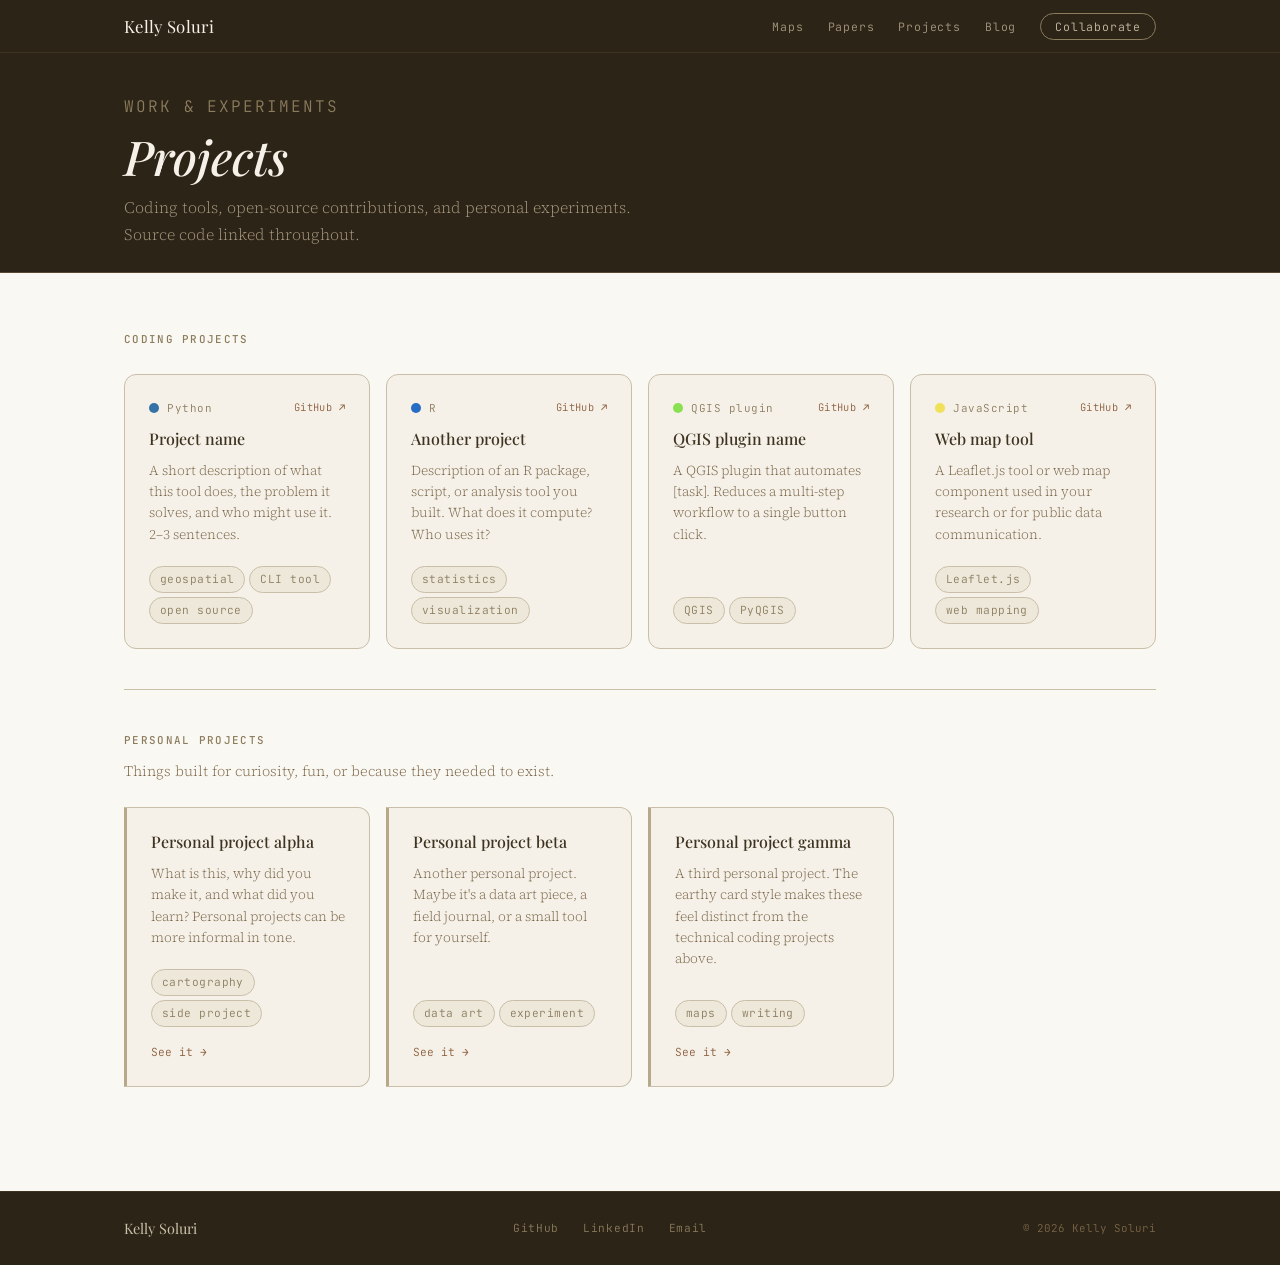
<file: pages/projects.html>
<!DOCTYPE html>
<html lang="en">
<head>
  <meta charset="UTF-8">
  <meta name="viewport" content="width=device-width, initial-scale=1.0">
  <meta name="description" content="Kelly Soluri — coding projects and personal work.">
  <title>Projects — Kelly Soluri</title>
  <link rel="stylesheet" href="../assets/css/palette.css">
  <link rel="stylesheet" href="../assets/css/main.css">
  <link rel="stylesheet" href="../assets/css/projects.css">
</head>
<body>

  <header class="site-nav">
    <div class="container nav-inner">
      <a href="../index.html" class="nav-logo">Kelly Soluri</a>
      <nav aria-label="Main navigation">
        <ul class="nav-links">
          <li><a href="maps.html">Maps</a></li>
          <li><a href="papers.html">Papers</a></li>
          <li><a href="projects.html" aria-current="page">Projects</a></li>
          <li><a href="blog.html">Blog</a></li>
          <li><a href="collab.html" class="nav-cta">Collaborate</a></li>
        </ul>
      </nav>
    </div>
  </header>

  <main>
    <div class="page-header">
      <div class="container">
        <p class="text-eyebrow" style="color: var(--c-ink-400); margin-bottom: 8px;">Work & experiments</p>
        <h1>Projects</h1>
        <p>Coding tools, open-source contributions, and personal experiments. Source code linked throughout.</p>
      </div>
    </div>

    <div class="container projects-layout">

      <!-- Coding projects -->
      <section class="proj-section">
        <h2 class="proj-section-title">
          <span class="text-eyebrow">Coding projects</span>
        </h2>

        <div class="proj-grid">

          <article class="proj-card">
            <div class="proj-card-top">
              <div class="proj-lang-dot" style="background: #3572A5;" title="Python"></div>
              <span class="proj-lang-label">Python</span>
              <a href="#" class="proj-github-link" target="_blank" rel="noopener">GitHub ↗</a>
            </div>
            <h3 class="proj-title">Project name</h3>
            <p class="proj-desc">A short description of what this tool does, the problem it solves, and who might use it. 2–3 sentences.</p>
            <div class="proj-tags">
              <span class="tag-pill">geospatial</span>
              <span class="tag-pill">CLI tool</span>
              <span class="tag-pill">open source</span>
            </div>
          </article>

          <article class="proj-card">
            <div class="proj-card-top">
              <div class="proj-lang-dot" style="background: #276DC3;" title="R"></div>
              <span class="proj-lang-label">R</span>
              <a href="#" class="proj-github-link" target="_blank" rel="noopener">GitHub ↗</a>
            </div>
            <h3 class="proj-title">Another project</h3>
            <p class="proj-desc">Description of an R package, script, or analysis tool you built. What does it compute? Who uses it?</p>
            <div class="proj-tags">
              <span class="tag-pill">statistics</span>
              <span class="tag-pill">visualization</span>
            </div>
          </article>

          <article class="proj-card">
            <div class="proj-card-top">
              <div class="proj-lang-dot" style="background: #89e051;" title="Shell / Bash"></div>
              <span class="proj-lang-label">QGIS plugin</span>
              <a href="#" class="proj-github-link" target="_blank" rel="noopener">GitHub ↗</a>
            </div>
            <h3 class="proj-title">QGIS plugin name</h3>
            <p class="proj-desc">A QGIS plugin that automates [task]. Reduces a multi-step workflow to a single button click.</p>
            <div class="proj-tags">
              <span class="tag-pill">QGIS</span>
              <span class="tag-pill">PyQGIS</span>
            </div>
          </article>

          <article class="proj-card">
            <div class="proj-card-top">
              <div class="proj-lang-dot" style="background: #f1e05a;" title="JavaScript"></div>
              <span class="proj-lang-label">JavaScript</span>
              <a href="#" class="proj-github-link" target="_blank" rel="noopener">GitHub ↗</a>
            </div>
            <h3 class="proj-title">Web map tool</h3>
            <p class="proj-desc">A Leaflet.js tool or web map component used in your research or for public data communication.</p>
            <div class="proj-tags">
              <span class="tag-pill">Leaflet.js</span>
              <span class="tag-pill">web mapping</span>
            </div>
          </article>

        </div>
      </section>

      <hr class="divider">

      <!-- Personal projects -->
      <section class="proj-section">
        <h2 class="proj-section-title">
          <span class="text-eyebrow">Personal projects</span>
        </h2>
        <p class="proj-section-sub">Things built for curiosity, fun, or because they needed to exist.</p>

        <div class="proj-grid">

          <article class="proj-card proj-card--personal">
            <h3 class="proj-title">Personal project alpha</h3>
            <p class="proj-desc">What is this, why did you make it, and what did you learn? Personal projects can be more informal in tone.</p>
            <div class="proj-tags">
              <span class="tag-pill">cartography</span>
              <span class="tag-pill">side project</span>
            </div>
            <a href="#" class="proj-link">See it →</a>
          </article>

          <article class="proj-card proj-card--personal">
            <h3 class="proj-title">Personal project beta</h3>
            <p class="proj-desc">Another personal project. Maybe it's a data art piece, a field journal, or a small tool for yourself.</p>
            <div class="proj-tags">
              <span class="tag-pill">data art</span>
              <span class="tag-pill">experiment</span>
            </div>
            <a href="#" class="proj-link">See it →</a>
          </article>

          <article class="proj-card proj-card--personal">
            <h3 class="proj-title">Personal project gamma</h3>
            <p class="proj-desc">A third personal project. The earthy card style makes these feel distinct from the technical coding projects above.</p>
            <div class="proj-tags">
              <span class="tag-pill">maps</span>
              <span class="tag-pill">writing</span>
            </div>
            <a href="#" class="proj-link">See it →</a>
          </article>

        </div>
      </section>

    </div>
  </main>

  <footer class="site-footer">
    <div class="container footer-inner">
      <span class="footer-name">Kelly Soluri</span>
      <nav class="footer-links">
        <a href="https://github.com/ksoluri" target="_blank" rel="noopener">GitHub</a>
        <a href="https://www.linkedin.com/in/kelly-soluri/" target="_blank" rel="noopener">LinkedIn</a>
        <a href="mailto:kellysoluri@gmail.com">Email</a>
      </nav>
      <span class="footer-copy">&copy; 2026 Kelly Soluri</span>
    </div>
  </footer>

</body>
</html>
</file>
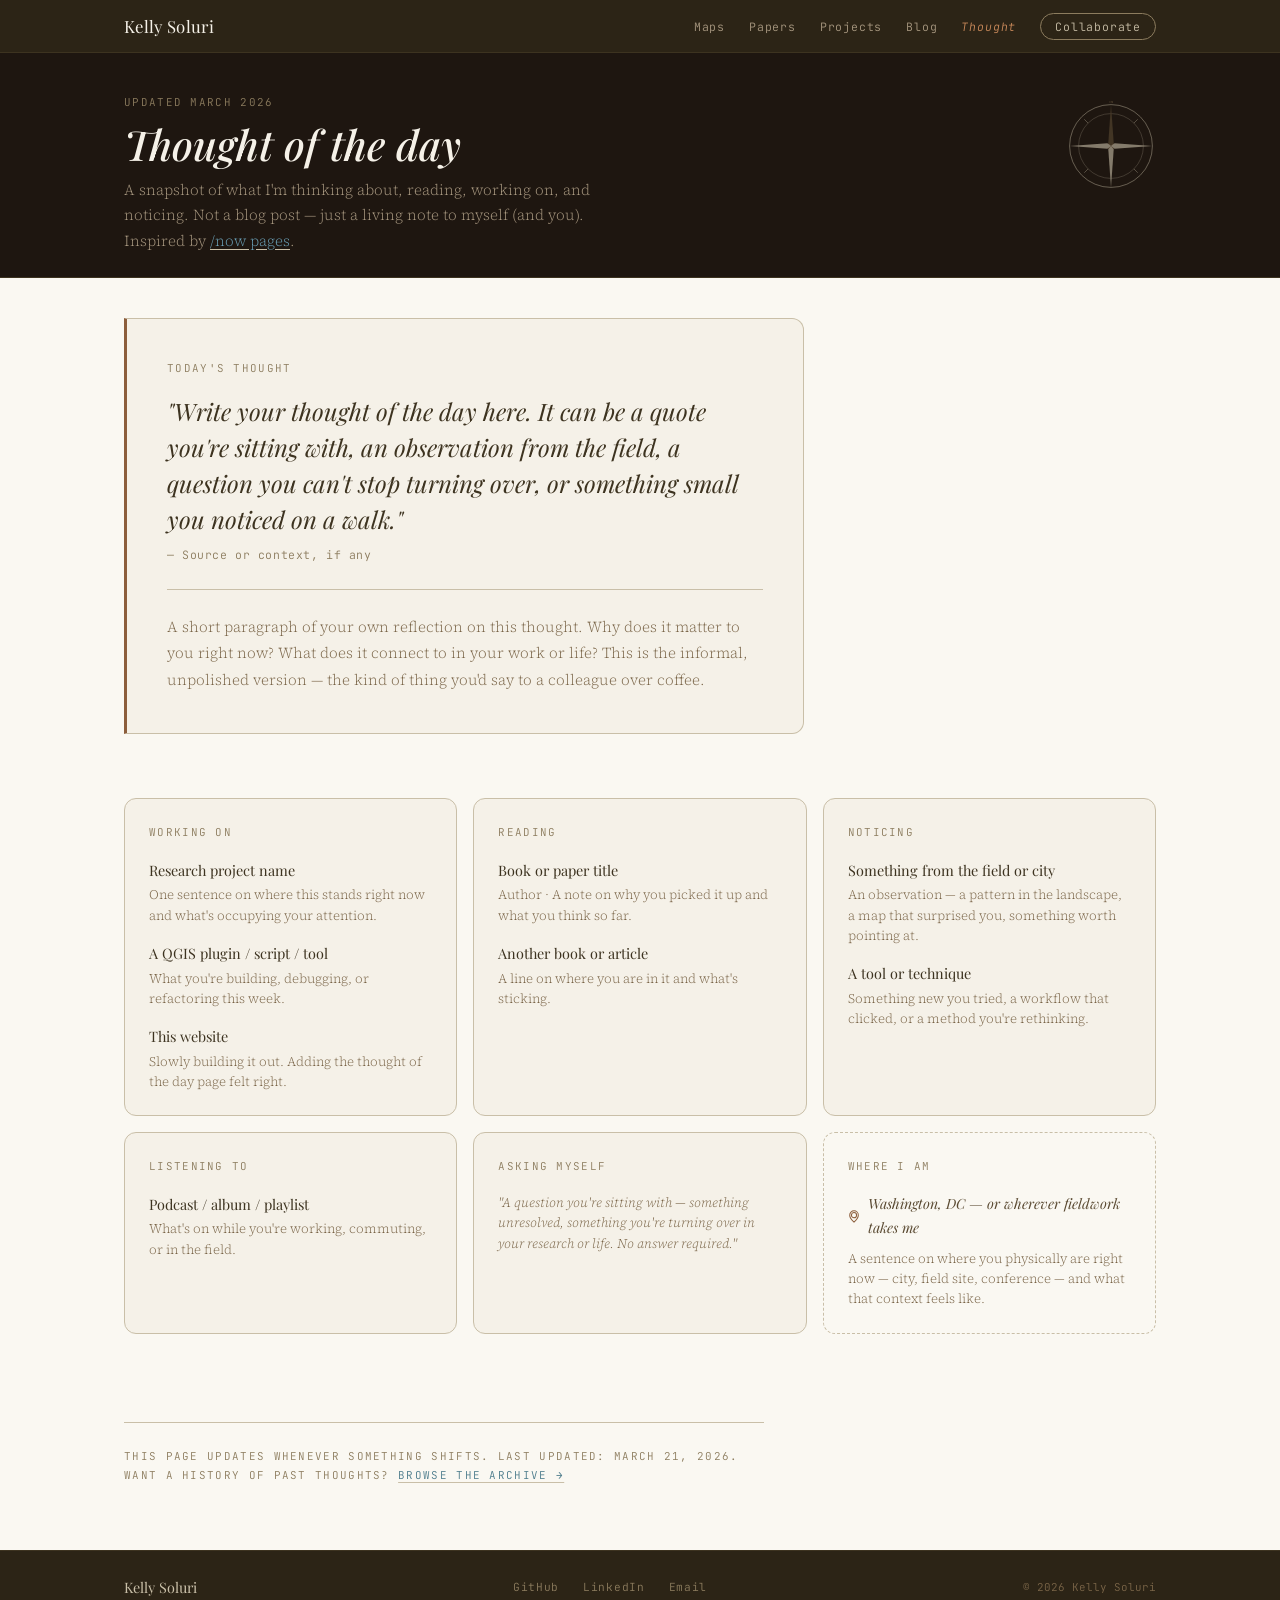
<file: pages/thought.html>
<!DOCTYPE html>
<html lang="en">
<head>
  <meta charset="UTF-8">
  <meta name="viewport" content="width=device-width, initial-scale=1.0">
  <meta name="description" content="Kelly Soluri — thought of the day. What I'm reading, thinking, and working on right now.">
  <title>Thought of the day — Kelly Soluri</title>
  <link rel="stylesheet" href="../assets/css/palette.css">
  <link rel="stylesheet" href="../assets/css/main.css">
  <link rel="stylesheet" href="../assets/css/thought.css">
</head>
<body>

  <header class="site-nav">
    <div class="container nav-inner">
      <a href="../index.html" class="nav-logo">Kelly Soluri</a>
      <nav aria-label="Main navigation">
        <ul class="nav-links">
          <li><a href="maps.html">Maps</a></li>
          <li><a href="papers.html">Papers</a></li>
          <li><a href="projects.html">Projects</a></li>
          <li><a href="blog.html">Blog</a></li>
          <li><a href="thought.html" aria-current="page" class="nav-thought">Thought</a></li>
          <li><a href="collab.html" class="nav-cta">Collaborate</a></li>
        </ul>
      </nav>
    </div>
  </header>

  <main>

    <!-- Hero — deliberately quieter than other pages -->
    <div class="thought-header">
      <div class="container">
        <div class="thought-header-inner">
          <div>
            <p class="text-eyebrow thought-eyebrow">Updated <span id="last-updated">March 2026</span></p>
            <h1 class="thought-title">Thought of the day</h1>
            <p class="thought-subtitle">
              A snapshot of what I'm thinking about, reading, working on, and noticing.
              Not a blog post — just a living note to myself (and you).
              Inspired by <a href="https://nownownow.com" target="_blank" rel="noopener">/now pages</a>.
            </p>
          </div>
          <!-- Decorative compass rose -->
          <svg class="compass-rose" viewBox="0 0 100 100" fill="none" aria-hidden="true">
            <circle cx="50" cy="50" r="46" stroke="var(--c-parchment-400)" stroke-width="0.8"/>
            <circle cx="50" cy="50" r="36" stroke="var(--c-parchment-400)" stroke-width="0.4"/>
            <circle cx="50" cy="50" r="4"  fill="var(--c-ink-500)"/>
            <!-- Cardinal points -->
            <polygon points="50,4 53,46 50,50 47,46"  fill="var(--c-ink-600)"/>
            <polygon points="50,96 53,54 50,50 47,54" fill="var(--c-parchment-400)"/>
            <polygon points="4,50 46,47 50,50 46,53"  fill="var(--c-parchment-400)"/>
            <polygon points="96,50 54,47 50,50 54,53" fill="var(--c-parchment-400)"/>
            <!-- Intercardinal ticks -->
            <line x1="50" y1="8"  x2="50" y2="14" stroke="var(--c-parchment-400)" stroke-width="0.6" transform="rotate(45 50 50)"/>
            <line x1="50" y1="8"  x2="50" y2="14" stroke="var(--c-parchment-400)" stroke-width="0.6" transform="rotate(135 50 50)"/>
            <line x1="50" y1="8"  x2="50" y2="14" stroke="var(--c-parchment-400)" stroke-width="0.6" transform="rotate(225 50 50)"/>
            <line x1="50" y1="8"  x2="50" y2="14" stroke="var(--c-parchment-400)" stroke-width="0.6" transform="rotate(315 50 50)"/>
            <!-- N label -->
            <text x="50" y="2" text-anchor="middle" font-family="var(--font-mono)" font-size="8" fill="var(--c-ink-500)" dominant-baseline="auto">N</text>
          </svg>
        </div>
      </div>
    </div>

    <div class="container thought-layout">

      <!-- THE THOUGHT — the centrepiece -->
      <section class="thought-main">
        <div class="thought-card">
          <span class="text-eyebrow thought-card-label">Today's thought</span>
          <blockquote class="thought-quote">
            "Write your thought of the day here. It can be a quote you're sitting with,
            an observation from the field, a question you can't stop turning over,
            or something small you noticed on a walk."
          </blockquote>
          <p class="thought-attribution">— Source or context, if any</p>
          <p class="thought-reflection">
            A short paragraph of your own reflection on this thought. Why does it matter to you
            right now? What does it connect to in your work or life? This is the informal,
            unpolished version — the kind of thing you'd say to a colleague over coffee.
          </p>
        </div>
      </section>

      <!-- NOW GRID — snapshot sections -->
      <section class="now-grid">

        <div class="now-card">
          <span class="text-eyebrow now-card-label">Working on</span>
          <ul class="now-list">
            <li>
              <span class="now-item-title">Research project name</span>
              <span class="now-item-desc">One sentence on where this stands right now and what's occupying your attention.</span>
            </li>
            <li>
              <span class="now-item-title">A QGIS plugin / script / tool</span>
              <span class="now-item-desc">What you're building, debugging, or refactoring this week.</span>
            </li>
            <li>
              <span class="now-item-title">This website</span>
              <span class="now-item-desc">Slowly building it out. Adding the thought of the day page felt right.</span>
            </li>
          </ul>
        </div>

        <div class="now-card">
          <span class="text-eyebrow now-card-label">Reading</span>
          <ul class="now-list">
            <li>
              <span class="now-item-title">Book or paper title</span>
              <span class="now-item-desc">Author · A note on why you picked it up and what you think so far.</span>
            </li>
            <li>
              <span class="now-item-title">Another book or article</span>
              <span class="now-item-desc">A line on where you are in it and what's sticking.</span>
            </li>
          </ul>
        </div>

        <div class="now-card">
          <span class="text-eyebrow now-card-label">Noticing</span>
          <ul class="now-list">
            <li>
              <span class="now-item-title">Something from the field or city</span>
              <span class="now-item-desc">An observation — a pattern in the landscape, a map that surprised you, something worth pointing at.</span>
            </li>
            <li>
              <span class="now-item-title">A tool or technique</span>
              <span class="now-item-desc">Something new you tried, a workflow that clicked, or a method you're rethinking.</span>
            </li>
          </ul>
        </div>

        <div class="now-card">
          <span class="text-eyebrow now-card-label">Listening to</span>
          <ul class="now-list">
            <li>
              <span class="now-item-title">Podcast / album / playlist</span>
              <span class="now-item-desc">What's on while you're working, commuting, or in the field.</span>
            </li>
          </ul>
        </div>

        <div class="now-card">
          <span class="text-eyebrow now-card-label">Asking myself</span>
          <ul class="now-list">
            <li>
              <span class="now-item-desc" style="font-style: italic; color: var(--c-ink-500);">
                "A question you're sitting with — something unresolved, something you're 
                turning over in your research or life. No answer required."
              </span>
            </li>
          </ul>
        </div>

        <div class="now-card now-card--location">
          <span class="text-eyebrow now-card-label">Where I am</span>
          <div class="location-line">
            <svg width="14" height="14" viewBox="0 0 14 14" fill="none" aria-hidden="true">
              <circle cx="7" cy="6" r="3" stroke="var(--c-accent)" stroke-width="1.2"/>
              <path d="M7 14 C7 14 2 9.5 2 6a5 5 0 0 1 10 0c0 3.5-5 8-5 8Z" stroke="var(--c-accent)" stroke-width="1.2" fill="none"/>
            </svg>
            <span class="location-text">Washington, DC — or wherever fieldwork takes me</span>
          </div>
          <p class="now-item-desc" style="margin-top: 8px;">
            A sentence on where you physically are right now — city, field site, 
            conference — and what that context feels like.
          </p>
        </div>

      </section>

      <!-- Archive link -->
      <div class="thought-archive-link">
        <hr class="divider">
        <p class="text-eyebrow">
          This page updates whenever something shifts. Last updated: <span id="updated-footer">March 21, 2026</span>.
          <br>Want a history of past thoughts? <a href="thought-archive.html">Browse the archive →</a>
        </p>
      </div>

    </div>
  </main>

  <footer class="site-footer">
    <div class="container footer-inner">
      <span class="footer-name">Kelly Soluri</span>
      <nav class="footer-links">
        <a href="https://github.com/ksoluri" target="_blank" rel="noopener">GitHub</a>
        <a href="https://www.linkedin.com/in/kelly-soluri/" target="_blank" rel="noopener">LinkedIn</a>
        <a href="mailto:kellysoluri@gmail.com">Email</a>
      </nav>
      <span class="footer-copy">&copy; 2026 Kelly Soluri</span>
    </div>
  </footer>

</body>
</html>
</file>
<file: assets/css/palette.css>
/* =============================================================
   Kelly Soluri — Cartographic Palette
   Design system: earthy, parchment-toned, map-inspired
   ============================================================= */

@import url('https://fonts.googleapis.com/css2?family=Playfair+Display:ital,wght@0,400;0,500;1,400&family=Source+Serif+4:ital,opsz,wght@0,8..60,300;0,8..60,400;1,8..60,300&family=JetBrains+Mono:wght@400;500&display=swap');

/* --- Core color tokens ---------------------------------------- */
:root {
  /* Parchment backgrounds */
  --c-parchment-50:  #faf8f2;   /* lightest — page background */
  --c-parchment-100: #f5f1e8;   /* surface cards */
  --c-parchment-200: #ede8da;   /* hover states, inset panels */
  --c-parchment-300: #e0d8c8;   /* borders, dividers */
  --c-parchment-400: #c9bfa8;   /* muted borders, accents */

  /* Map ink / dark tones */
  --c-ink-900: #1e1610;         /* richest dark — hero bg */
  --c-ink-800: #2c2416;         /* nav, footer */
  --c-ink-700: #3d3320;         /* headings */
  --c-ink-600: #5a4a32;         /* body text */
  --c-ink-500: #7a6548;         /* secondary text */
  --c-ink-400: #8c7c5e;         /* muted text, metadata */
  --c-ink-300: #a89880;         /* very muted / placeholders */

  /* Terrain accent colors */
  --c-terrain-water:   #6a9fb5; /* water bodies — blue-teal */
  --c-terrain-forest:  #7a9e6b; /* forest — muted sage green */
  --c-terrain-lowland: #c9b97a; /* lowland — warm ochre */
  --c-terrain-highland:#a0856c; /* highland — dusty rose-brown */
  --c-terrain-contour: #b8a88a; /* contour lines */

  /* Semantic / functional */
  --c-link:    #4a7a8a;         /* links — map water hue */
  --c-link-hover: #2c5f6e;
  --c-accent:  #8c5e3c;         /* call-to-action, highlights */
  --c-accent-light: #c9895a;

  /* --- Typography -------------------------------------------- */
  --font-display: 'Playfair Display', Georgia, serif;
  --font-body:    'Source Serif 4', Georgia, serif;
  --font-mono:    'JetBrains Mono', 'Courier New', monospace;

  /* --- Spacing ----------------------------------------------- */
  --space-xs:  4px;
  --space-sm:  8px;
  --space-md:  16px;
  --space-lg:  24px;
  --space-xl:  40px;
  --space-2xl: 64px;

  /* --- Borders & Radius -------------------------------------- */
  --radius-sm: 4px;
  --radius-md: 8px;
  --radius-lg: 12px;
  --border-subtle:  0.5px solid var(--c-parchment-400);
  --border-medium:  1px   solid var(--c-parchment-400);
  --border-strong:  1.5px solid var(--c-ink-500);

  /* --- Transitions ------------------------------------------- */
  --ease-out: cubic-bezier(0.22, 1, 0.36, 1);
  --duration: 200ms;
}

/* --- Base resets ---------------------------------------------- */
*, *::before, *::after { box-sizing: border-box; margin: 0; padding: 0; }

html {
  font-size: 16px;
  scroll-behavior: smooth;
  -webkit-font-smoothing: antialiased;
}

body {
  background: var(--c-parchment-50);
  color: var(--c-ink-600);
  font-family: var(--font-body);
  font-weight: 300;
  line-height: 1.7;
}

/* --- Typography scale ---------------------------------------- */
h1, h2, h3, h4 {
  font-family: var(--font-display);
  color: var(--c-ink-700);
  font-weight: 500;
  line-height: 1.2;
}

h1 { font-size: clamp(2rem, 5vw, 3rem); }
h2 { font-size: clamp(1.4rem, 3vw, 1.9rem); }
h3 { font-size: 1.2rem; }
h4 { font-size: 1rem; }

p { margin-bottom: 1em; }
p:last-child { margin-bottom: 0; }

a {
  color: var(--c-link);
  text-decoration: underline;
  text-decoration-color: var(--c-parchment-400);
  text-underline-offset: 3px;
  transition: color var(--duration) var(--ease-out),
              text-decoration-color var(--duration) var(--ease-out);
}
a:hover {
  color: var(--c-link-hover);
  text-decoration-color: var(--c-link-hover);
}

code, pre {
  font-family: var(--font-mono);
  font-size: 0.85em;
}

/* --- Utility classes ----------------------------------------- */
.text-muted    { color: var(--c-ink-400); }
.text-small    { font-size: 0.8rem; }
.text-eyebrow  {
  font-family: var(--font-mono);
  font-size: 0.68rem;
  letter-spacing: 0.12em;
  color: var(--c-ink-400);
  text-transform: uppercase;
}
.divider {
  border: none;
  border-top: var(--border-subtle);
  margin: var(--space-lg) 0;
}
.container {
  max-width: 1080px;
  margin: 0 auto;
  padding: 0 var(--space-lg);
}
.tag-pill {
  display: inline-block;
  font-family: var(--font-mono);
  font-size: 0.7rem;
  padding: 3px 10px;
  border-radius: 20px;
  border: var(--border-subtle);
  color: var(--c-ink-400);
  background: var(--c-parchment-200);
  letter-spacing: 0.04em;
}
</file>
<file: assets/css/main.css>
/* =============================================================
   Kelly Soluri — Main Layout & Components
   Import after palette.css
   ============================================================= */

/* --- Navigation --------------------------------------------- */
.site-nav {
  position: sticky;
  top: 0;
  z-index: 100;
  background: var(--c-ink-800);
  border-bottom: 1px solid var(--c-ink-700);
}
.nav-inner {
  display: flex;
  align-items: center;
  justify-content: space-between;
  height: 52px;
  gap: var(--space-lg);
}
.nav-logo {
  font-family: var(--font-display);
  font-size: 1.05rem;
  color: var(--c-parchment-100);
  text-decoration: none;
  letter-spacing: 0.02em;
  flex-shrink: 0;
}
.nav-logo:hover { color: #fff; text-decoration: none; }

.nav-links {
  display: flex;
  list-style: none;
  gap: var(--space-lg);
  align-items: center;
}
.nav-links a {
  font-family: var(--font-mono);
  font-size: 0.72rem;
  letter-spacing: 0.07em;
  color: var(--c-ink-300);
  text-decoration: none;
  transition: color var(--duration) var(--ease-out);
}
.nav-links a:hover { color: var(--c-parchment-100); }
.nav-thought { color: var(--c-accent-light) !important; font-style: italic; }

.nav-cta {
  padding: 5px 14px;
  border: 0.5px solid var(--c-ink-400) !important;
  border-radius: 20px;
  color: var(--c-parchment-400) !important;
}
.nav-cta:hover {
  background: var(--c-ink-700);
  color: var(--c-parchment-100) !important;
}

/* Mobile nav toggle */
.nav-toggle {
  display: none;
  flex-direction: column;
  gap: 5px;
  background: none;
  border: none;
  cursor: pointer;
  padding: 4px;
}
.nav-toggle span {
  display: block;
  width: 22px;
  height: 1.5px;
  background: var(--c-ink-300);
  transition: transform var(--duration) var(--ease-out), opacity var(--duration);
}

/* --- Hero ---------------------------------------------------- */
.hero {
  background: var(--c-ink-800);
  position: relative;
  overflow: hidden;
  padding: var(--space-2xl) 0 var(--space-xl);
  border-bottom: 2px solid var(--c-ink-600);
}
.hero-contours {
  position: absolute;
  inset: 0;
  width: 100%;
  height: 100%;
  pointer-events: none;
}
.hero-inner {
  position: relative;
  display: flex;
  align-items: center;
  gap: var(--space-2xl);
}
.hero-text { flex: 1; }
.hero-eyebrow {
  color: var(--c-ink-300);
  margin-bottom: var(--space-sm);
  display: block;
}
.hero-name {
  color: var(--c-parchment-100);
  margin-bottom: var(--space-md);
  font-style: italic;
}
.hero-bio {
  color: var(--c-ink-300);
  font-size: 1.05rem;
  max-width: 520px;
  margin-bottom: var(--space-md);
}
.hero-tags { display: flex; flex-wrap: wrap; gap: var(--space-sm); margin-bottom: var(--space-lg); }
.hero-tags .tag-pill {
  background: transparent;
  border-color: var(--c-ink-500);
  color: var(--c-ink-300);
}
.hero-actions { display: flex; gap: var(--space-md); flex-wrap: wrap; }

/* Buttons */
.btn {
  display: inline-block;
  font-family: var(--font-mono);
  font-size: 0.75rem;
  letter-spacing: 0.07em;
  padding: 10px 22px;
  border-radius: 4px;
  text-decoration: none;
  transition: background var(--duration) var(--ease-out),
              color var(--duration) var(--ease-out),
              border-color var(--duration) var(--ease-out);
}
.btn-primary {
  background: var(--c-accent);
  color: var(--c-parchment-50);
  border: 1px solid var(--c-accent);
}
.btn-primary:hover {
  background: var(--c-accent-light);
  border-color: var(--c-accent-light);
  color: var(--c-parchment-50);
  text-decoration: none;
}
.btn-ghost {
  background: transparent;
  color: var(--c-parchment-400);
  border: 0.5px solid var(--c-ink-500);
}
.btn-ghost:hover {
  background: var(--c-ink-700);
  color: var(--c-parchment-100);
  text-decoration: none;
}

/* Hero decorative map cluster */
.hero-map-cluster {
  width: 200px;
  flex-shrink: 0;
  opacity: 0.7;
}
.hero-map-cluster svg { width: 100%; height: auto; }

/* --- Section grid -------------------------------------------- */
.section-grid {
  display: grid;
  grid-template-columns: repeat(3, minmax(0, 1fr));
  grid-template-rows: auto auto;
  gap: var(--space-md);
  padding-top: var(--space-xl);
  padding-bottom: var(--space-2xl);
}

/* Base card */
.grid-card {
  background: var(--c-parchment-100);
  border: var(--border-subtle);
  border-radius: var(--radius-lg);
  padding: var(--space-lg);
  text-decoration: none;
  color: inherit;
  display: flex;
  flex-direction: column;
  gap: var(--space-sm);
  transition: background var(--duration) var(--ease-out),
              border-color var(--duration) var(--ease-out),
              transform var(--duration) var(--ease-out);
}
.grid-card:hover {
  background: var(--c-parchment-200);
  border-color: var(--c-parchment-400);
  transform: translateY(-2px);
  text-decoration: none;
  color: inherit;
}

/* Card layout variants */
.grid-card--maps    { grid-column: span 2; }
.grid-card--papers  { grid-column: span 1; grid-row: span 2; }
.grid-card--projects{ grid-column: span 1; }
.grid-card--blog    { grid-column: span 1; }
.grid-card--thought {
  grid-column: span 1;
  border-left: 3px solid var(--c-accent);
  border-radius: 0 var(--radius-lg) var(--radius-lg) 0;
}
.grid-card--collab  { grid-column: span 1; }

.thought-preview-quote {
  font-family: var(--font-display);
  font-style: italic;
  font-size: 0.95rem;
  color: var(--c-ink-600);
  line-height: 1.5;
  margin: var(--space-sm) 0;
}
.thought-update-date {
  font-family: var(--font-mono);
  font-size: 0.65rem;
  color: var(--c-ink-400);
  letter-spacing: 0.06em;
  margin-top: auto;
  padding-top: var(--space-sm);
}

/* Card internals */
.card-label  { margin-bottom: var(--space-xs); }
.card-title  { font-size: 1.05rem; color: var(--c-ink-700); margin-bottom: var(--space-xs); }
.card-sub    { font-size: 0.85rem; color: var(--c-ink-500); line-height: 1.5; }
.card-map-preview { border-radius: var(--radius-md); overflow: hidden; margin-bottom: var(--space-sm); }
.card-map-preview svg { display: block; width: 100%; height: auto; }

/* Papers list */
.paper-list { list-style: none; display: flex; flex-direction: column; gap: 0; }
.paper-list li {
  display: flex;
  flex-direction: column;
  padding: var(--space-sm) 0;
  border-bottom: var(--border-subtle);
}
.paper-list li:last-child { border-bottom: none; }
.paper-title { font-size: 0.85rem; color: var(--c-ink-600); line-height: 1.4; }
.paper-meta  { font-family: var(--font-mono); font-size: 0.68rem; color: var(--c-ink-400); margin-top: 2px; }

/* Project chips */
.project-chips { display: flex; flex-wrap: wrap; gap: var(--space-xs); }

/* Blog list */
.blog-list { list-style: none; display: flex; flex-direction: column; }
.blog-list li {
  display: flex;
  gap: var(--space-md);
  align-items: baseline;
  padding: var(--space-sm) 0;
  border-bottom: var(--border-subtle);
}
.blog-list li:last-child { border-bottom: none; }
.blog-date       { font-family: var(--font-mono); font-size: 0.68rem; color: var(--c-ink-400); white-space: nowrap; }
.blog-title-text { font-size: 0.85rem; color: var(--c-ink-600); }

/* Collab CTA */
.collab-cta {
  font-family: var(--font-mono);
  font-size: 0.78rem;
  color: var(--c-accent);
  margin-top: auto;
  padding-top: var(--space-sm);
}

/* --- Footer -------------------------------------------------- */
.site-footer {
  background: var(--c-ink-800);
  border-top: 1px solid var(--c-ink-700);
  padding: var(--space-lg) 0;
}
.footer-inner {
  display: flex;
  align-items: center;
  justify-content: space-between;
  flex-wrap: wrap;
  gap: var(--space-md);
}
.footer-name {
  font-family: var(--font-display);
  font-size: 0.9rem;
  color: var(--c-parchment-400);
}
.footer-links { display: flex; gap: var(--space-lg); }
.footer-links a {
  font-family: var(--font-mono);
  font-size: 0.7rem;
  letter-spacing: 0.06em;
  color: var(--c-ink-400);
  text-decoration: none;
}
.footer-links a:hover { color: var(--c-parchment-300); text-decoration: none; }
.footer-copy { font-family: var(--font-mono); font-size: 0.68rem; color: var(--c-ink-500); }

/* --- Page header (inner pages) ------------------------------- */
.page-header {
  background: var(--c-ink-800);
  padding: var(--space-xl) 0 var(--space-lg);
  border-bottom: 1px solid var(--c-ink-600);
}
.page-header h1 { color: var(--c-parchment-100); font-style: italic; margin-bottom: var(--space-sm); }
.page-header p  { color: var(--c-ink-300); max-width: 560px; font-size: 1rem; }

/* --- Responsive ---------------------------------------------- */
@media (max-width: 768px) {
  .section-grid {
    grid-template-columns: 1fr;
  }
  .grid-card--maps,
  .grid-card--papers {
    grid-column: span 1;
    grid-row: span 1;
  }
  .hero-inner { flex-direction: column; }
  .hero-map-cluster { display: none; }
  .nav-links { display: none; }
  .nav-toggle { display: flex; }
  .footer-inner { flex-direction: column; text-align: center; }
}
@media (max-width: 480px) {
  .hero-actions { flex-direction: column; }
  .btn { text-align: center; }
}
</file>
<file: assets/css/blog.css>
/* blog.css */
.blog-layout { padding-top: var(--space-xl); padding-bottom: var(--space-2xl); }

/* Featured post */
.blog-featured { max-width: 680px; margin-bottom: var(--space-xl); }
.blog-featured-meta {
  display: flex;
  align-items: center;
  gap: var(--space-md);
  margin-bottom: var(--space-sm);
}
.blog-date-badge {
  font-family: var(--font-mono);
  font-size: 0.68rem;
  color: var(--c-ink-400);
  letter-spacing: 0.06em;
}
.blog-featured-title {
  font-size: 1.6rem;
  margin-bottom: var(--space-md);
  line-height: 1.25;
}
.blog-featured-title a { color: var(--c-ink-700); text-decoration: none; }
.blog-featured-title a:hover { color: var(--c-link); }
.blog-featured-excerpt { color: var(--c-ink-500); font-size: 1rem; line-height: 1.65; margin-bottom: var(--space-md); }
.blog-featured-tags { display: flex; gap: var(--space-sm); flex-wrap: wrap; }

/* Post list */
.blog-post-list { list-style: none; }
.blog-post-item {
  display: flex;
  gap: var(--space-xl);
  padding: var(--space-lg) 0;
  border-bottom: var(--border-subtle);
  max-width: 760px;
}
.blog-post-item:last-child { border-bottom: none; }

.blog-post-date {
  font-family: var(--font-mono);
  font-size: 0.68rem;
  color: var(--c-ink-400);
  letter-spacing: 0.06em;
  min-width: 60px;
  padding-top: 5px;
  white-space: nowrap;
}
.blog-post-body { flex: 1; }
.blog-post-title { font-size: 1rem; margin-bottom: var(--space-xs); }
.blog-post-title a { color: var(--c-ink-700); text-decoration: none; }
.blog-post-title a:hover { color: var(--c-link); }
.blog-post-excerpt { font-size: 0.87rem; color: var(--c-ink-500); line-height: 1.55; margin-bottom: var(--space-sm); }
.blog-post-tags { display: flex; gap: var(--space-xs); flex-wrap: wrap; }

@media (max-width: 560px) {
  .blog-post-item { flex-direction: column; gap: var(--space-sm); }
  .blog-post-date { padding-top: 0; }
}
</file>
<file: assets/css/collab.css>
/* collab.css */
.collab-layout { padding-top: var(--space-xl); padding-bottom: var(--space-2xl); }
.collab-section-label { display: block; margin-bottom: var(--space-lg); }

.offer-grid {
  display: grid;
  grid-template-columns: repeat(auto-fill, minmax(240px, 1fr));
  gap: var(--space-md);
}
.offer-card {
  background: var(--c-parchment-100);
  border: var(--border-subtle);
  border-radius: var(--radius-lg);
  padding: var(--space-lg);
  display: flex;
  flex-direction: column;
  gap: var(--space-sm);
}
.offer-icon { margin-bottom: var(--space-xs); }
.offer-title { font-size: 1rem; color: var(--c-ink-700); }
.offer-desc  { font-size: 0.87rem; color: var(--c-ink-500); line-height: 1.6; }

/* Contact form */
.contact-section { max-width: 640px; }
.contact-intro { color: var(--c-ink-500); margin-bottom: var(--space-xl); }

.contact-form { display: flex; flex-direction: column; gap: var(--space-md); }
.form-row--two {
  display: grid;
  grid-template-columns: 1fr 1fr;
  gap: var(--space-md);
}
.form-group { display: flex; flex-direction: column; gap: var(--space-xs); }
.form-label {
  font-family: var(--font-mono);
  font-size: 0.7rem;
  letter-spacing: 0.07em;
  color: var(--c-ink-400);
}
.form-input {
  background: var(--c-parchment-100);
  border: var(--border-medium);
  border-radius: var(--radius-md);
  padding: 10px 14px;
  font-family: var(--font-body);
  font-size: 0.9rem;
  color: var(--c-ink-700);
  outline: none;
  transition: border-color var(--duration);
  width: 100%;
}
.form-input:focus { border-color: var(--c-accent); }
.form-input::placeholder { color: var(--c-ink-300); }
.form-textarea { resize: vertical; min-height: 120px; }

@media (max-width: 560px) {
  .form-row--two { grid-template-columns: 1fr; }
}
</file>
<file: assets/css/maps.css>
/* maps.css */
.maps-layout { padding-top: var(--space-xl); padding-bottom: var(--space-2xl); }

.map-section-label { margin-bottom: var(--space-sm); display: block; }
.map-featured { margin-bottom: var(--space-xl); }
.map-featured-title { font-size: 1.5rem; margin-bottom: var(--space-sm); }
.map-featured-desc { color: var(--c-ink-500); max-width: 580px; margin-bottom: var(--space-lg); }

.map-embed {
  width: 100%;
  height: 420px;
  border-radius: var(--radius-lg);
  border: var(--border-subtle);
  overflow: hidden;
}

.map-meta {
  margin-top: var(--space-sm);
  color: var(--c-ink-400);
}
.map-meta a { color: var(--c-link); }

/* Gallery */
.map-gallery-section { margin-top: var(--space-xl); }
.map-gallery {
  display: grid;
  grid-template-columns: repeat(auto-fill, minmax(260px, 1fr));
  gap: var(--space-lg);
  margin-top: var(--space-lg);
}

.map-thumb-card {
  background: var(--c-parchment-100);
  border: var(--border-subtle);
  border-radius: var(--radius-lg);
  overflow: hidden;
  transition: transform var(--duration), border-color var(--duration);
}
.map-thumb-card:hover {
  transform: translateY(-2px);
  border-color: var(--c-parchment-400);
}

.map-thumb { width: 100%; aspect-ratio: 16/10; overflow: hidden; }
.map-thumb-placeholder { width: 100%; height: 100%; }
.map-thumb-placeholder svg { width: 100%; height: 100%; display: block; }

.map-thumb-info { padding: var(--space-md); }
.map-thumb-title { font-size: 1rem; color: var(--c-ink-700); margin-bottom: var(--space-xs); }
.map-thumb-desc  { font-size: 0.83rem; color: var(--c-ink-500); line-height: 1.5; margin-bottom: var(--space-sm); }
.map-thumb-links { display: flex; gap: var(--space-md); }

/* Tool source badges */
.map-tool-badge {
  display: inline-block;
  font-family: var(--font-mono);
  font-size: 0.65rem;
  letter-spacing: 0.06em;
  padding: 2px 8px;
  border-radius: 3px;
  margin-bottom: var(--space-sm);
}
.map-tool-badge--google      { background: #e8f0e8; color: #2d6a2d; }
.map-tool-badge--arcgis      { background: #e8eef8; color: #1a3f7a; }
.map-tool-badge--r           { background: #f0e8f0; color: #6a2d6a; }
.map-tool-badge--placeholder { background: var(--c-parchment-200); color: var(--c-ink-400); }

/* Featured map placeholder */
.map-embed-placeholder {
  width: 100%;
  height: 420px;
  border-radius: var(--radius-lg);
  border: 1px dashed var(--c-parchment-400);
  background: var(--c-parchment-100);
  display: flex;
  align-items: center;
  justify-content: center;
}
.map-placeholder-inner {
  display: flex;
  flex-direction: column;
  align-items: center;
  gap: var(--space-md);
  text-align: center;
  padding: var(--space-lg);
}
.map-placeholder-text {
  font-size: 0.85rem;
  color: var(--c-ink-400);
  line-height: 1.6;
  margin: 0;
}
.map-placeholder-text code {
  background: var(--c-parchment-200);
  padding: 1px 5px;
  border-radius: 3px;
  color: var(--c-ink-500);
}

/* Howto reference section */
.map-howto { margin-top: var(--space-xl); }
.howto-grid {
  display: grid;
  grid-template-columns: repeat(auto-fill, minmax(200px, 1fr));
  gap: var(--space-md);
  margin-top: var(--space-md);
}
.howto-card {
  background: var(--c-parchment-100);
  border: var(--border-subtle);
  border-radius: var(--radius-md);
  padding: var(--space-md);
}
.howto-title {
  font-family: var(--font-mono);
  font-size: 0.75rem;
  font-weight: 500;
  color: var(--c-ink-600);
  margin-bottom: var(--space-sm);
}
.howto-steps {
  padding-left: var(--space-md);
  display: flex;
  flex-direction: column;
  gap: 6px;
}
.howto-steps li {
  font-size: 0.8rem;
  color: var(--c-ink-500);
  line-height: 1.5;
}
.howto-steps code {
  font-family: var(--font-mono);
  font-size: 0.72rem;
  background: var(--c-parchment-200);
  padding: 1px 4px;
  border-radius: 3px;
  color: var(--c-ink-600);
}
</file>
<file: assets/css/papers.css>
/* papers.css */
.papers-layout { padding-top: var(--space-xl); padding-bottom: var(--space-2xl); }

.filter-bar {
  display: flex;
  align-items: center;
  gap: var(--space-md);
  margin-bottom: var(--space-xl);
  flex-wrap: wrap;
}
.filter-pills { display: flex; gap: var(--space-sm); flex-wrap: wrap; }
.filter-pill {
  font-family: var(--font-mono);
  font-size: 0.7rem;
  letter-spacing: 0.06em;
  padding: 5px 14px;
  border-radius: 20px;
  border: var(--border-subtle);
  background: var(--c-parchment-100);
  color: var(--c-ink-500);
  cursor: pointer;
  transition: background var(--duration), color var(--duration), border-color var(--duration);
}
.filter-pill:hover { background: var(--c-parchment-200); color: var(--c-ink-700); }
.filter-pill.active {
  background: var(--c-ink-800);
  color: var(--c-parchment-300);
  border-color: var(--c-ink-800);
}

.year-group { margin-bottom: var(--space-xl); }
.year-label {
  font-family: var(--font-mono);
  font-size: 0.78rem;
  letter-spacing: 0.1em;
  color: var(--c-ink-400);
  margin-bottom: var(--space-lg);
  padding-bottom: var(--space-sm);
  border-bottom: var(--border-subtle);
}

.paper-card {
  display: flex;
  gap: var(--space-lg);
  padding: var(--space-lg) 0;
  border-bottom: var(--border-subtle);
}
.paper-card:last-child { border-bottom: none; }

.paper-number {
  font-family: var(--font-mono);
  font-size: 0.72rem;
  color: var(--c-ink-300);
  min-width: 24px;
  padding-top: 4px;
}
.paper-body { flex: 1; }
.paper-badges { margin-bottom: var(--space-sm); }
.paper-badge {
  font-family: var(--font-mono);
  font-size: 0.65rem;
  letter-spacing: 0.07em;
  padding: 2px 9px;
  border-radius: 3px;
}
.badge--journal    { background: #e8f0d8; color: #3B6D11; }
.badge--conference { background: #e8e4f8; color: #534AB7; }
.badge--preprint   { background: #f5e8d8; color: #854F0B; }

.paper-title { font-size: 1rem; margin-bottom: var(--space-xs); }
.paper-title a { color: var(--c-ink-700); }
.paper-title a:hover { color: var(--c-link); }
.paper-authors { font-size: 0.82rem; color: var(--c-ink-500); margin-bottom: 2px; }
.paper-journal { font-size: 0.82rem; color: var(--c-ink-400); margin-bottom: var(--space-sm); }
.paper-abstract { font-size: 0.87rem; color: var(--c-ink-500); line-height: 1.6; margin-bottom: var(--space-sm); }
.paper-links { display: flex; gap: var(--space-md); }
.paper-link {
  font-family: var(--font-mono);
  font-size: 0.68rem;
  letter-spacing: 0.06em;
  color: var(--c-accent);
  text-decoration: none;
  border-bottom: 0.5px solid var(--c-accent);
  padding-bottom: 1px;
  transition: color var(--duration), border-color var(--duration);
}
.paper-link:hover { color: var(--c-accent-light); border-color: var(--c-accent-light); }
</file>
<file: assets/css/projects.css>
/* projects.css */
.projects-layout { padding-top: var(--space-xl); padding-bottom: var(--space-2xl); }

.proj-section { margin-bottom: var(--space-xl); }
.proj-section-title { margin-bottom: var(--space-sm); }
.proj-section-sub { font-size: 0.9rem; color: var(--c-ink-500); margin-bottom: var(--space-lg); }

.proj-grid {
  display: grid;
  grid-template-columns: repeat(auto-fill, minmax(240px, 1fr));
  gap: var(--space-md);
  margin-top: var(--space-lg);
}

.proj-card {
  background: var(--c-parchment-100);
  border: var(--border-subtle);
  border-radius: var(--radius-lg);
  padding: var(--space-lg);
  display: flex;
  flex-direction: column;
  gap: var(--space-sm);
  transition: background var(--duration), border-color var(--duration), transform var(--duration);
}
.proj-card:hover {
  background: var(--c-parchment-200);
  border-color: var(--c-parchment-400);
  transform: translateY(-2px);
}
.proj-card--personal {
  border-left: 3px solid var(--c-terrain-contour);
  border-radius: 0 var(--radius-lg) var(--radius-lg) 0;
}

.proj-card-top {
  display: flex;
  align-items: center;
  gap: var(--space-sm);
  margin-bottom: var(--space-xs);
}
.proj-lang-dot {
  width: 10px;
  height: 10px;
  border-radius: 50%;
  flex-shrink: 0;
}
.proj-lang-label {
  font-family: var(--font-mono);
  font-size: 0.68rem;
  color: var(--c-ink-400);
  letter-spacing: 0.05em;
  flex: 1;
}
.proj-github-link {
  font-family: var(--font-mono);
  font-size: 0.65rem;
  color: var(--c-accent);
  text-decoration: none;
  letter-spacing: 0.04em;
}
.proj-github-link:hover { color: var(--c-accent-light); text-decoration: none; }

.proj-title {
  font-size: 1rem;
  color: var(--c-ink-700);
  margin-bottom: var(--space-xs);
}
.proj-desc {
  font-size: 0.85rem;
  color: var(--c-ink-500);
  line-height: 1.55;
  flex: 1;
}
.proj-tags { display: flex; flex-wrap: wrap; gap: var(--space-xs); }
.proj-link {
  font-family: var(--font-mono);
  font-size: 0.7rem;
  color: var(--c-accent);
  text-decoration: none;
  margin-top: auto;
  padding-top: var(--space-sm);
}
.proj-link:hover { color: var(--c-accent-light); }
</file>
<file: assets/css/thought.css>
/* thought.css — /thought-of-the-day page */

/* Nav highlight for Thought link */
.nav-thought {
  color: var(--c-accent-light) !important;
  font-style: italic;
}

/* Page header — quieter, more intimate than other pages */
.thought-header {
  background: var(--c-ink-900);
  padding: var(--space-xl) 0 var(--space-lg);
  border-bottom: 1px solid var(--c-ink-700);
}
.thought-header-inner {
  display: flex;
  align-items: flex-start;
  justify-content: space-between;
  gap: var(--space-xl);
}
.thought-eyebrow { color: var(--c-ink-400); margin-bottom: var(--space-sm); display: block; }
.thought-title {
  font-size: clamp(1.8rem, 4vw, 2.6rem);
  color: var(--c-parchment-100);
  font-style: italic;
  margin-bottom: var(--space-sm);
}
.thought-subtitle {
  color: var(--c-ink-300);
  font-size: 0.95rem;
  max-width: 520px;
  line-height: 1.65;
}
.thought-subtitle a { color: var(--c-terrain-water); }

/* Compass rose decoration */
.compass-rose {
  width: 90px;
  flex-shrink: 0;
  opacity: 0.6;
  margin-top: var(--space-sm);
}

/* --- Main layout -------------------------------------------- */
.thought-layout {
  padding-top: var(--space-xl);
  padding-bottom: var(--space-2xl);
  display: flex;
  flex-direction: column;
  gap: var(--space-2xl);
}

/* --- The Thought card — centrepiece ------------------------- */
.thought-main { max-width: 680px; }

.thought-card {
  background: var(--c-parchment-100);
  border: var(--border-medium);
  border-left: 3px solid var(--c-accent);
  border-radius: 0 var(--radius-lg) var(--radius-lg) 0;
  padding: var(--space-xl);
}
.thought-card-label { display: block; margin-bottom: var(--space-md); }

.thought-quote {
  font-family: var(--font-display);
  font-size: clamp(1.15rem, 2.5vw, 1.5rem);
  font-style: italic;
  color: var(--c-ink-700);
  line-height: 1.5;
  margin: 0 0 var(--space-sm);
  border: none;
  padding: 0;
}
.thought-attribution {
  font-family: var(--font-mono);
  font-size: 0.72rem;
  color: var(--c-ink-400);
  letter-spacing: 0.05em;
  margin-bottom: var(--space-lg);
}
.thought-reflection {
  font-size: 0.95rem;
  color: var(--c-ink-500);
  line-height: 1.75;
  border-top: var(--border-subtle);
  padding-top: var(--space-lg);
  margin: 0;
}

/* --- Now grid ----------------------------------------------- */
.now-grid {
  display: grid;
  grid-template-columns: repeat(auto-fill, minmax(260px, 1fr));
  gap: var(--space-md);
}

.now-card {
  background: var(--c-parchment-100);
  border: var(--border-subtle);
  border-radius: var(--radius-lg);
  padding: var(--space-lg);
}
.now-card--location {
  border-style: dashed;
  border-color: var(--c-parchment-400);
  background: var(--c-parchment-50);
}

.now-card-label { display: block; margin-bottom: var(--space-md); }

.now-list {
  list-style: none;
  display: flex;
  flex-direction: column;
  gap: var(--space-md);
}
.now-list li { display: flex; flex-direction: column; gap: 2px; }

.now-item-title {
  font-size: 0.9rem;
  font-weight: 400;
  color: var(--c-ink-700);
  font-family: var(--font-display);
}
.now-item-desc {
  font-size: 0.82rem;
  color: var(--c-ink-500);
  line-height: 1.55;
}

/* Location card */
.location-line {
  display: flex;
  align-items: center;
  gap: var(--space-sm);
  margin-bottom: var(--space-xs);
}
.location-text {
  font-size: 0.88rem;
  color: var(--c-ink-600);
  font-family: var(--font-display);
  font-style: italic;
}

/* Archive link */
.thought-archive-link { max-width: 640px; }
.thought-archive-link .text-eyebrow {
  line-height: 1.8;
  color: var(--c-ink-400);
}
.thought-archive-link a { color: var(--c-link); }

/* Responsive */
@media (max-width: 640px) {
  .thought-header-inner { flex-direction: column; }
  .compass-rose { display: none; }
  .thought-card { padding: var(--space-lg); }
}
</file>
